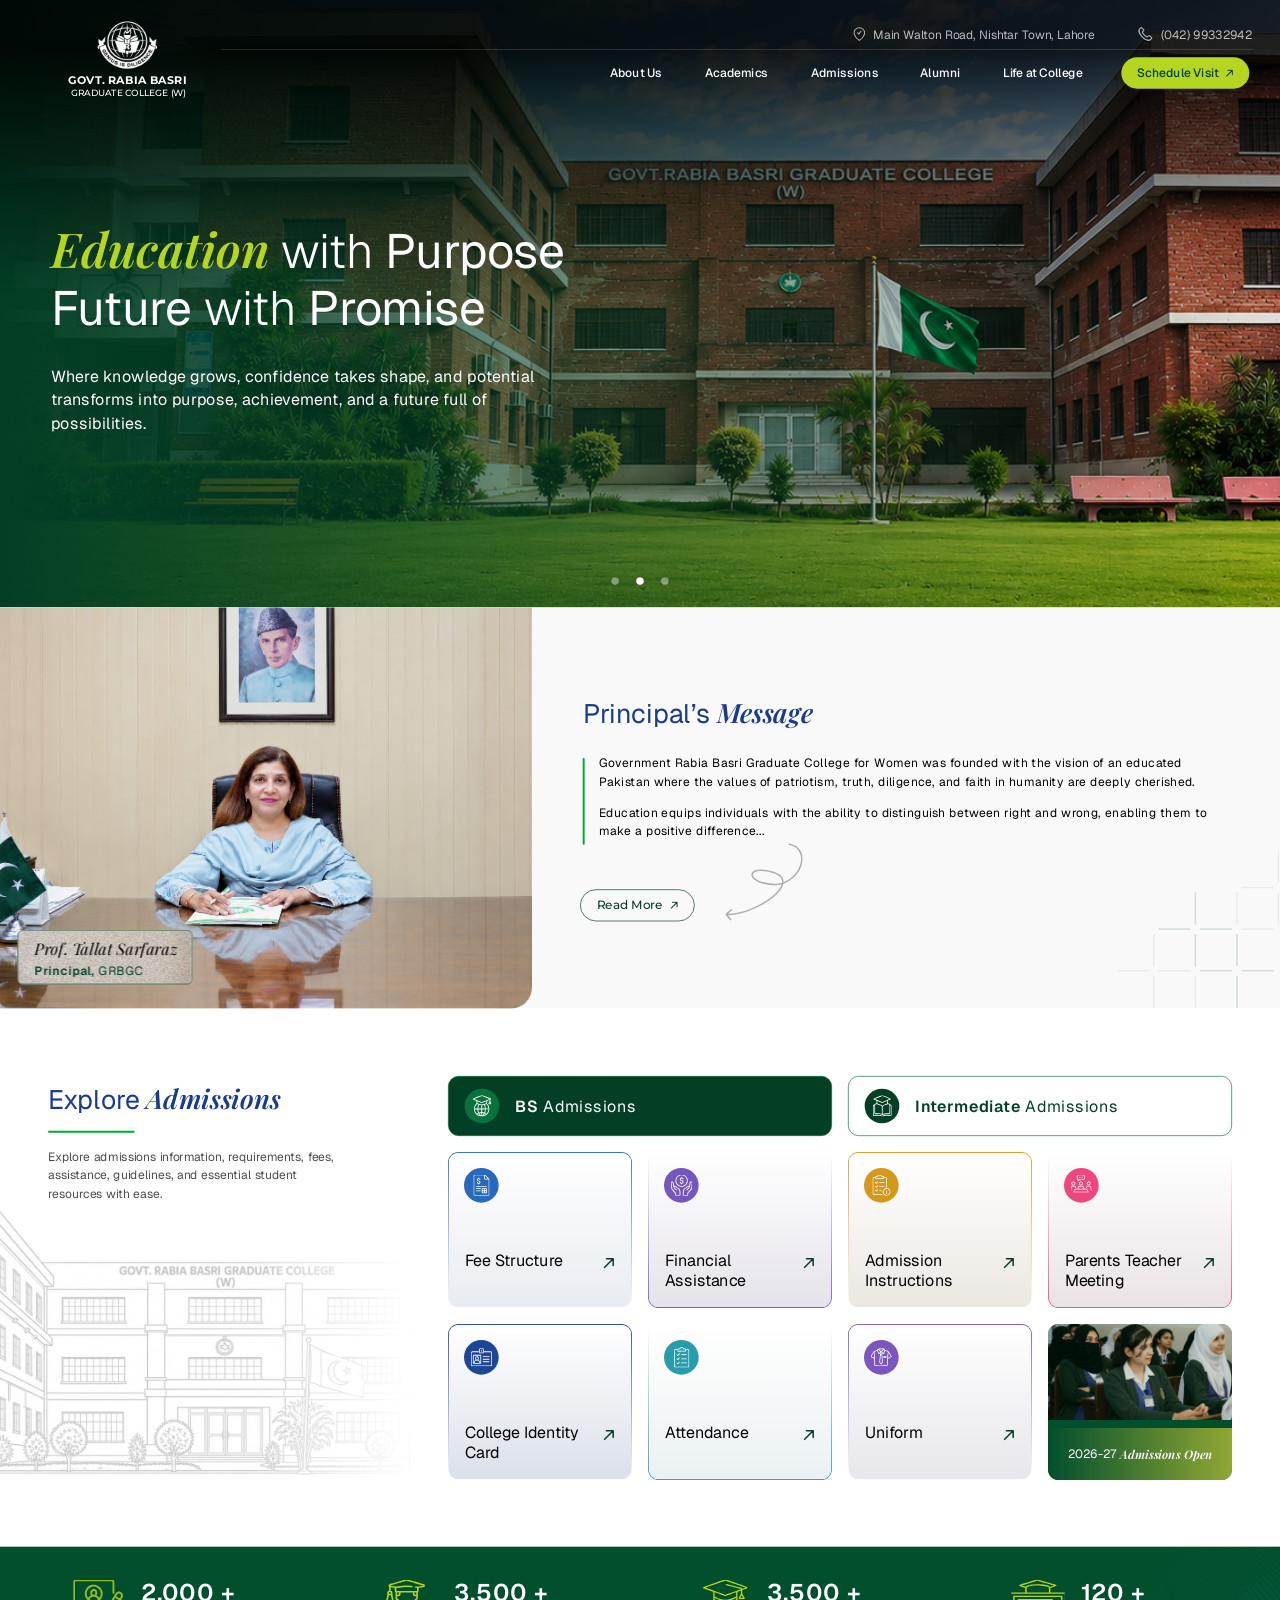
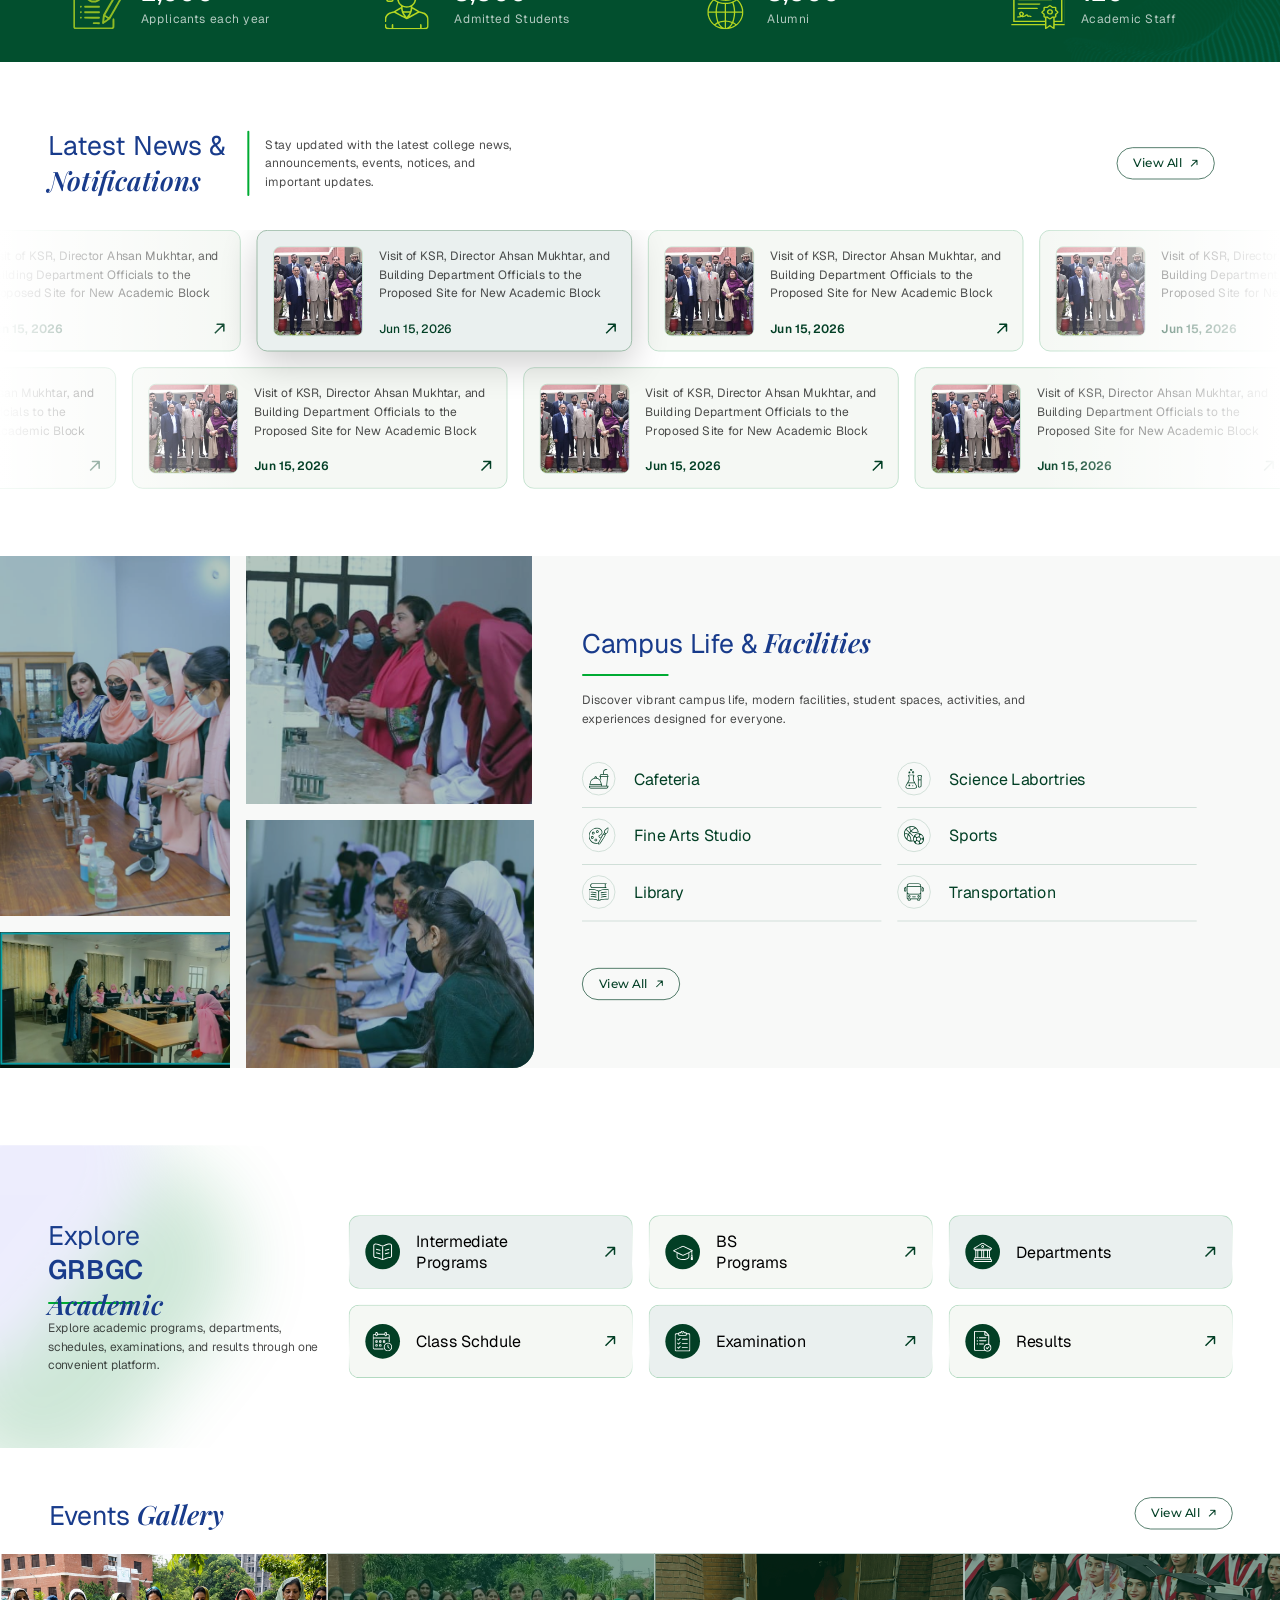
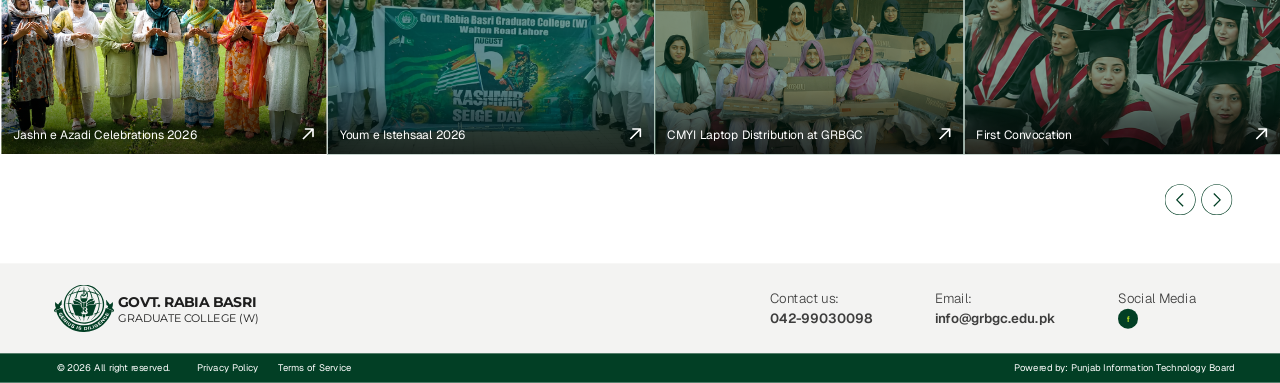
<file: Task 2/rabia-basri-college/index.html>
<!DOCTYPE html>
<html lang="en">
<head>
  <meta charset="UTF-8">
  <meta name="viewport" content="width=device-width, initial-scale=1">
  <title>Govt. Rabia Basri Graduate College (W)</title>
  <meta name="description" content="Government Rabia Basri Graduate College for Women, Main Walton Road, Nishtar Town, Lahore. Education with purpose, a future with promise.">
  <link rel="preconnect" href="https://fonts.googleapis.com">
  <link rel="preconnect" href="https://fonts.gstatic.com" crossorigin>
  <link href="https://fonts.googleapis.com/css2?family=Geist:wght@300;400;500;600;700&family=Montserrat:wght@400;500;600;700&family=Playfair+Display:ital,wght@1,400;1,600&display=swap" rel="stylesheet">
  <link rel="stylesheet" href="css/styles.css">
</head>
<body>
  <div class="viewport">
    <div class="stage" id="stage">

      <header class="sec hero" id="top">
        <img class="hero-photo" src="assets/hero-4d778e.png" alt="Front view of Govt. Rabia Basri Graduate College, a red-brick campus with the national flag">
        <div class="hero-wash"></div>
        <div class="hero-top"></div>

        <div class="topbar">
          <a class="brand" href="#top">
            <img src="assets/logo.png" alt="College emblem">
            <strong>Govt. Rabia Basri</strong>
            <span>Graduate College (W)</span>
          </a>
          <div class="top-rule"></div>
          <a class="contact-chip addr" href="#footer">
            <img src="assets/icons/pin.svg" alt="">
            Main Walton Road, Nishtar Town, Lahore
          </a>
          <a class="contact-chip phone" href="tel:04299332942">
            <img src="assets/icons/phone.svg" alt="">
            (042) 99332942
          </a>
          <nav aria-label="Primary">
            <a class="nav-link about" href="#principal">About Us</a>
            <a class="nav-link academics" href="#academics">Academics</a>
            <a class="nav-link admissions" href="#admissions">Admissions</a>
            <a class="nav-link alumni" href="#stats">Alumni</a>
            <a class="nav-link life" href="#campus">Life at College</a>
          </nav>
          <a class="btn-lime" href="#footer">Schedule Visit <img src="assets/icons/arrow.svg" alt=""></a>
        </div>

        <div class="hero-copy">
          <h1 class="line-a"><em>Education</em> <span class="light">with</span> Purpose</h1>
          <h1 class="line-b">Future <span class="light">with</span> Promise</h1>
          <p>Where knowledge grows, confidence takes shape, and potential transforms into purpose, achievement, and a future full of possibilities.</p>
        </div>
        <img class="hero-dots" src="assets/icons/hero-dots.svg" alt="">
      </header>

      <section class="sec principal" id="principal" aria-labelledby="principal-title">
        <img class="principal-photo" src="assets/principal-4089b8.png" alt="Prof. Tallat Sarfaraz seated at her desk in the principal’s office">
        <div class="nameplate">
          <strong>Prof. Tallat Sarfaraz</strong>
          <span><b>Principal,</b> GRBGC</span>
        </div>
        <span class="accent-bar"></span>
        <div class="principal-copy">
          <h2 class="kicker" id="principal-title">Principal’s <em>Message</em></h2>
          <div class="principal-body">
            <p class="lede">Government Rabia Basri Graduate College for Women was founded with the vision of an educated Pakistan where the values of patriotism, truth, diligence, and faith in humanity are deeply cherished.</p>
            <p class="lede">Education equips individuals with the ability to distinguish between right and wrong, enabling them to make a positive difference...</p>
          </div>
          <a class="btn-outline" href="#principal">Read More <img src="assets/icons/arrow.svg" alt=""></a>
        </div>
        <img class="ring" src="assets/icons/ring.svg" alt="">
        <img class="flourish" src="assets/icons/flourish.svg" alt="">
      </section>

      <section class="sec admissions" id="admissions" aria-labelledby="admissions-title">
        <div class="adm-intro">
          <h2 class="kicker" id="admissions-title">Explore <em>Admissions</em></h2>
          <span class="rule"></span>
          <p class="lede">Explore admissions information, requirements, fees, assistance, guidelines, and essential student resources with ease.</p>
        </div>
        <img class="adm-watermark" src="assets/admissions-bg-1269b2.png" alt="">
        <div class="adm-fade"></div>

        <div class="adm-grid">
          <div class="adm-tabs">
            <a class="adm-tab solid" href="#admissions">
              <span class="bubble"><img src="assets/icons/icon-bs-adm.svg" alt=""></span>
              <span><strong>BS</strong> Admissions</span>
            </a>
            <a class="adm-tab ghost" href="#admissions">
              <span class="bubble"><img src="assets/icons/icon-inter-adm.svg" alt=""></span>
              <span><strong>Intermediate</strong> Admissions</span>
            </a>
          </div>
          <div class="adm-cards">
            <a class="adm-card fee" href="#admissions">
              <span class="bubble"><img src="assets/icons/icon-fee.svg" alt=""></span>
              <span class="label">Fee Structure</span>
              <img class="mark" src="assets/icons/card-mark.svg" alt="">
            </a>
            <a class="adm-card aid" href="#admissions">
              <span class="bubble"><img src="assets/icons/icon-aid.svg" alt=""></span>
              <span class="label">Financial Assistance</span>
              <img class="mark" src="assets/icons/card-mark.svg" alt="">
            </a>
            <a class="adm-card instructions" href="#admissions">
              <span class="bubble"><img src="assets/icons/icon-instructions.svg" alt=""></span>
              <span class="label">Admission Instructions</span>
              <img class="mark" src="assets/icons/card-mark.svg" alt="">
            </a>
            <a class="adm-card parents" href="#admissions">
              <span class="bubble"><img src="assets/icons/icon-parents.svg" alt=""></span>
              <span class="label">Parents Teacher Meeting</span>
              <img class="mark" src="assets/icons/card-mark.svg" alt="">
            </a>
            <a class="adm-card id" href="#admissions">
              <span class="bubble"><img src="assets/icons/icon-id.svg" alt=""></span>
              <span class="label">College Identity Card</span>
              <img class="mark" src="assets/icons/card-mark.svg" alt="">
            </a>
            <a class="adm-card attendance" href="#admissions">
              <span class="bubble"><img src="assets/icons/icon-attendance.svg" alt=""></span>
              <span class="label">Attendance</span>
              <img class="mark" src="assets/icons/card-mark.svg" alt="">
            </a>
            <a class="adm-card uniform" href="#admissions">
              <span class="bubble"><img src="assets/icons/icon-uniform.svg" alt=""></span>
              <span class="label">Uniform</span>
              <img class="mark" src="assets/icons/card-mark.svg" alt="">
            </a>
            <a class="open-card" href="#admissions">
              <span class="open-photo"><img src="assets/admissions-open.png" alt="Students on campus during admissions"></span>
              <span class="open-label"><span class="yr">2026-27</span> <em>Admissions Open</em></span>
            </a>
          </div>
        </div>
      </section>

      <section class="sec stats" id="stats" aria-label="College in numbers">
        <img class="stats-pattern" src="assets/pattern.png" alt="">
        <div class="stats-row">
          <div class="stat">
            <img src="assets/icons/icon-stat.svg" alt="">
            <div><strong>2,000 +</strong><span>Applicants each year</span></div>
          </div>
          <div class="stat">
            <img src="assets/icons/icon-stat-admitted.svg" alt="">
            <div><strong>3,500 +</strong><span>Admitted Students</span></div>
          </div>
          <div class="stat">
            <img src="assets/icons/icon-stat-alumni.svg" alt="">
            <div><strong>3,500 +</strong><span>Alumni</span></div>
          </div>
          <div class="stat">
            <img src="assets/icons/icon-stat-staff.svg" alt="">
            <div><strong>120 +</strong><span>Academic Staff</span></div>
          </div>
        </div>
      </section>

      <section class="sec news" id="news" aria-labelledby="news-title">
        <div class="news-head">
          <h2 class="kicker tall" id="news-title">Latest News &amp;<br><em>Notifications</em></h2>
          <span class="vbar"></span>
          <p class="lede">Stay updated with the latest college news, announcements, events, notices, and important updates.</p>
        </div>
        <a class="btn-outline" href="#news">View All <img src="assets/icons/arrow.svg" alt=""></a>
        <div class="news-track">
          <article class="news-card is-strong" style="left:-202px;top:0">
            <a class="inner" href="#news">
              <div class="thumb"><img src="assets/news-thumb.png" alt=""></div>
              <div class="news-copy">
                <h3>Visit of KSR, Director Ahsan Mukhtar, and Building Department Officials to the Proposed Site for New Academic Block</h3>
                <div class="news-meta"><time datetime="2026-06-15">Jun 15, 2026</time><img src="assets/icons/chevron.svg" alt=""></div>
              </div>
            </a>
          </article>
          <article class="news-card is-strong" style="left:-389px;top:206px">
            <a class="inner" href="#news">
              <div class="thumb"><img src="assets/news-thumb.png" alt=""></div>
              <div class="news-copy">
                <h3>Visit of KSR, Director Ahsan Mukhtar, and Building Department Officials to the Proposed Site for New Academic Block</h3>
                <div class="news-meta"><time datetime="2026-06-15">Jun 15, 2026</time><img src="assets/icons/chevron.svg" alt=""></div>
              </div>
            </a>
          </article>
          <article class="news-card is-featured" style="left:385px;top:0">
            <a class="inner" href="#news">
              <div class="thumb"><img src="assets/news-thumb.png" alt="Officials visiting the proposed site for the new academic block"></div>
              <div class="news-copy">
                <h3>Visit of KSR, Director Ahsan Mukhtar, and Building Department Officials to the Proposed Site for New Academic Block</h3>
                <div class="news-meta"><time datetime="2026-06-15">Jun 15, 2026</time><img src="assets/icons/chevron.svg" alt=""></div>
              </div>
            </a>
          </article>
          <article class="news-card" style="left:198px;top:206px">
            <a class="inner" href="#news">
              <div class="thumb"><img src="assets/news-thumb.png" alt=""></div>
              <div class="news-copy">
                <h3>Visit of KSR, Director Ahsan Mukhtar, and Building Department Officials to the Proposed Site for New Academic Block</h3>
                <div class="news-meta"><time datetime="2026-06-15">Jun 15, 2026</time><img src="assets/icons/chevron.svg" alt=""></div>
              </div>
            </a>
          </article>
          <article class="news-card" style="left:972px;top:0">
            <a class="inner" href="#news">
              <div class="thumb"><img src="assets/news-thumb.png" alt=""></div>
              <div class="news-copy">
                <h3>Visit of KSR, Director Ahsan Mukhtar, and Building Department Officials to the Proposed Site for New Academic Block</h3>
                <div class="news-meta"><time datetime="2026-06-15">Jun 15, 2026</time><img src="assets/icons/chevron.svg" alt=""></div>
              </div>
            </a>
          </article>
          <article class="news-card" style="left:785px;top:206px">
            <a class="inner" href="#news">
              <div class="thumb"><img src="assets/news-thumb.png" alt=""></div>
              <div class="news-copy">
                <h3>Visit of KSR, Director Ahsan Mukhtar, and Building Department Officials to the Proposed Site for New Academic Block</h3>
                <div class="news-meta"><time datetime="2026-06-15">Jun 15, 2026</time><img src="assets/icons/chevron.svg" alt=""></div>
              </div>
            </a>
          </article>
          <article class="news-card is-strong" style="left:1559px;top:0">
            <a class="inner" href="#news">
              <div class="thumb"><img src="assets/news-thumb.png" alt=""></div>
              <div class="news-copy">
                <h3>Visit of KSR, Director Ahsan Mukhtar, and Building Department Officials to the Proposed Site for New Academic Block</h3>
                <div class="news-meta"><time datetime="2026-06-15">Jun 15, 2026</time><img src="assets/icons/chevron.svg" alt=""></div>
              </div>
            </a>
          </article>
          <article class="news-card is-strong" style="left:1372px;top:206px">
            <a class="inner" href="#news">
              <div class="thumb"><img src="assets/news-thumb.png" alt=""></div>
              <div class="news-copy">
                <h3>Visit of KSR, Director Ahsan Mukhtar, and Building Department Officials to the Proposed Site for New Academic Block</h3>
                <div class="news-meta"><time datetime="2026-06-15">Jun 15, 2026</time><img src="assets/icons/chevron.svg" alt=""></div>
              </div>
            </a>
          </article>
        </div>
        <div class="fade-left"></div>
        <div class="fade-right"></div>
      </section>

      <section class="sec campus" id="campus" aria-labelledby="campus-title">
        <div class="collage">
          <div class="shot a"><img src="assets/campus-1.png" alt="Students gathered in a campus corridor"></div>
          <div class="shot b"><img src="assets/campus-2.png" alt="College courtyard and gardens"></div>
          <div class="shot c"><img src="assets/campus-3.png" alt="Students in a classroom"></div>
          <div class="shot d"><img src="assets/campus-4.png" alt="Campus building exterior"></div>
        </div>
        <div class="campus-copy">
          <h2 class="kicker" id="campus-title"><b>Campus Life &amp;</b> <em>Facilities</em></h2>
          <span class="rule"></span>
          <p class="lede">Discover vibrant campus life, modern facilities, student spaces, activities, and experiences designed for everyone.</p>
          <div class="facilities">
            <div class="facility"><span class="disc"><img src="assets/icons/icon-cafe.svg" alt=""></span><span>Cafeteria</span></div>
            <div class="facility"><span class="disc"><img src="assets/icons/icon-labs.svg" alt=""></span><span>Science Labortries</span></div>
            <div class="facility"><span class="disc"><img src="assets/icons/icon-arts.svg" alt=""></span><span>Fine Arts Studio</span></div>
            <div class="facility"><span class="disc"><img src="assets/icons/icon-sports.svg" alt=""></span><span>Sports</span></div>
            <div class="facility"><span class="disc"><img src="assets/icons/icon-library.svg" alt=""></span><span>Library</span></div>
            <div class="facility"><span class="disc"><img src="assets/icons/icon-transport.svg" alt=""></span><span>Transportation</span></div>
          </div>
          <a class="btn-outline" href="#campus">View All <img src="assets/icons/arrow.svg" alt=""></a>
        </div>
      </section>

      <section class="sec academics" id="academics" aria-labelledby="academics-title">
        <img class="ac-pattern" src="assets/icons/pattern-lines.svg" alt="">
        <div class="ac-intro">
          <h2 class="kicker tall" id="academics-title">Explore<br><b>GRBGC</b> <em>Academic</em></h2>
          <span class="rule"></span>
          <p class="lede">Explore academic programs, departments, schedules, examinations, and results through one convenient platform.</p>
        </div>
        <div class="ac-grid">
          <a class="ac-card" href="#academics"><span class="bubble"><img src="assets/icons/icon-programs.svg" alt=""></span><span class="name wrap">Intermediate Programs</span><img class="chev" src="assets/icons/chevron.svg" alt=""></a>
          <a class="ac-card" href="#academics"><span class="bubble"><img src="assets/icons/icon-bs.svg" alt=""></span><span class="name wrap">BS<br>Programs</span><img class="chev" src="assets/icons/chevron.svg" alt=""></a>
          <a class="ac-card" href="#academics"><span class="bubble"><img src="assets/icons/icon-departments.svg" alt=""></span><span class="name">Departments</span><img class="chev" src="assets/icons/chevron.svg" alt=""></a>
          <a class="ac-card" href="#academics"><span class="bubble"><img src="assets/icons/icon-schedule.svg" alt=""></span><span class="name">Class Schdule</span><img class="chev" src="assets/icons/chevron.svg" alt=""></a>
          <a class="ac-card" href="#academics"><span class="bubble"><img src="assets/icons/icon-exam.svg" alt=""></span><span class="name">Examination</span><img class="chev" src="assets/icons/chevron.svg" alt=""></a>
          <a class="ac-card" href="#academics"><span class="bubble"><img src="assets/icons/icon-results.svg" alt=""></span><span class="name">Results</span><img class="chev" src="assets/icons/chevron.svg" alt=""></a>
        </div>
      </section>

      <section class="sec events" id="events" aria-labelledby="events-title">
        <h2 class="kicker" id="events-title"><b>Events</b> <em>Gallery</em></h2>
        <a class="btn-outline" href="#events">View All <img src="assets/icons/arrow.svg" alt=""></a>
        <div class="event-row">
          <figure class="event azadi">
            <img class="cover" src="assets/event-azadi.png" alt="Students celebrating Independence Day">
            <div class="event-shade"></div>
            <figcaption>Jashn e Azadi Celebrations 2026</figcaption>
            <img class="go" src="assets/icons/chevron.svg" alt="">
          </figure>
          <figure class="event istehsaal">
            <img class="cover" src="assets/event-istehsaal.png" alt="Youm-e-Istehsal observance on campus">
            <div class="event-shade"></div>
            <figcaption>Youm e Istehsaal 2026</figcaption>
            <img class="go" src="assets/icons/chevron.svg" alt="">
          </figure>
          <figure class="event laptops">
            <img class="cover" src="assets/event-laptops.png" alt="Laptop distribution ceremony">
            <div class="event-shade"></div>
            <figcaption>CMYI Laptop Distribution at GRBGC</figcaption>
            <img class="go" src="assets/icons/chevron.svg" alt="">
          </figure>
          <figure class="event convocation">
            <img class="cover" src="assets/event-convocation.png" alt="First convocation of the college">
            <div class="event-shade"></div>
            <figcaption>First Convocation</figcaption>
            <img class="go" src="assets/icons/chevron.svg" alt="">
          </figure>
        </div>
        <img class="gallery-nav" src="assets/icons/gallery-nav.svg" alt="Previous and next events">
      </section>

      <footer class="sec footer" id="footer">
        <div class="footer-main">
          <div class="footer-brand">
            <img src="assets/icons/footer-logo.svg" alt="College emblem">
            <div>
              <strong>Govt. Rabia Basri</strong>
              <span>Graduate College (W)</span>
            </div>
          </div>
          <div class="footer-cols">
            <div>
              <p>Contact us:</p>
              <a href="tel:04299030098">042-99030098</a>
            </div>
            <div>
              <p>Email:</p>
              <a href="mailto:info@grbgc.edu.pk">info@grbgc.edu.pk</a>
            </div>
            <div>
              <p>Social Media</p>
              <a class="social" href="https://facebook.com" aria-label="Facebook" target="_blank" rel="noopener">
                <svg viewBox="0 0 24 24" aria-hidden="true"><path fill="#B4D622" d="M15.1 8.5h-2V7.1c0-.5.3-.6.6-.6H15V4.1h-2.2C10.4 4.1 10 5.8 10 7v1.5H8.2V11H10v9h3.1v-9h2l.4-2.5h-2.4z"/></svg>
              </a>
            </div>
          </div>
        </div>
        <div class="footer-bar">
          <div class="legal">
            <span>© 2026 All right reserved.</span>
            <a class="privacy" href="#footer">Privacy Policy</a>
            <a class="terms" href="#footer">Terms of Service</a>
          </div>
          <span class="powered">Powered by: Punjab Information Technology Board</span>
        </div>
      </footer>
    </div>
  </div>
  <script>
    (function () {
      var stage = document.getElementById("stage");
      var viewport = document.querySelector(".viewport");
      var PAGE_W = 1920;
      var PAGE_H = 5375;
      function fit() {
        var width = document.documentElement.clientWidth;
        var scale = Math.min(1, width / PAGE_W);
        var offset = Math.max(0, (width - PAGE_W * scale) / 2);
        stage.style.transform = "translateX(" + offset + "px) scale(" + scale + ")";
        viewport.style.height = (PAGE_H * scale) + "px";
      }
      fit();
      window.addEventListener("resize", fit);
      document.querySelectorAll('a[href^="#"]').forEach(function (link) {
        link.addEventListener("click", function (event) {
          var id = link.getAttribute("href").slice(1);
          var target = document.getElementById(id);
          if (!target) return;
          event.preventDefault();
          var top = target.getBoundingClientRect().top + window.scrollY - 8;
          window.scrollTo({ top: top, behavior: "smooth" });
        });
      });
    })();
  </script>
</body>
</html>
</file>
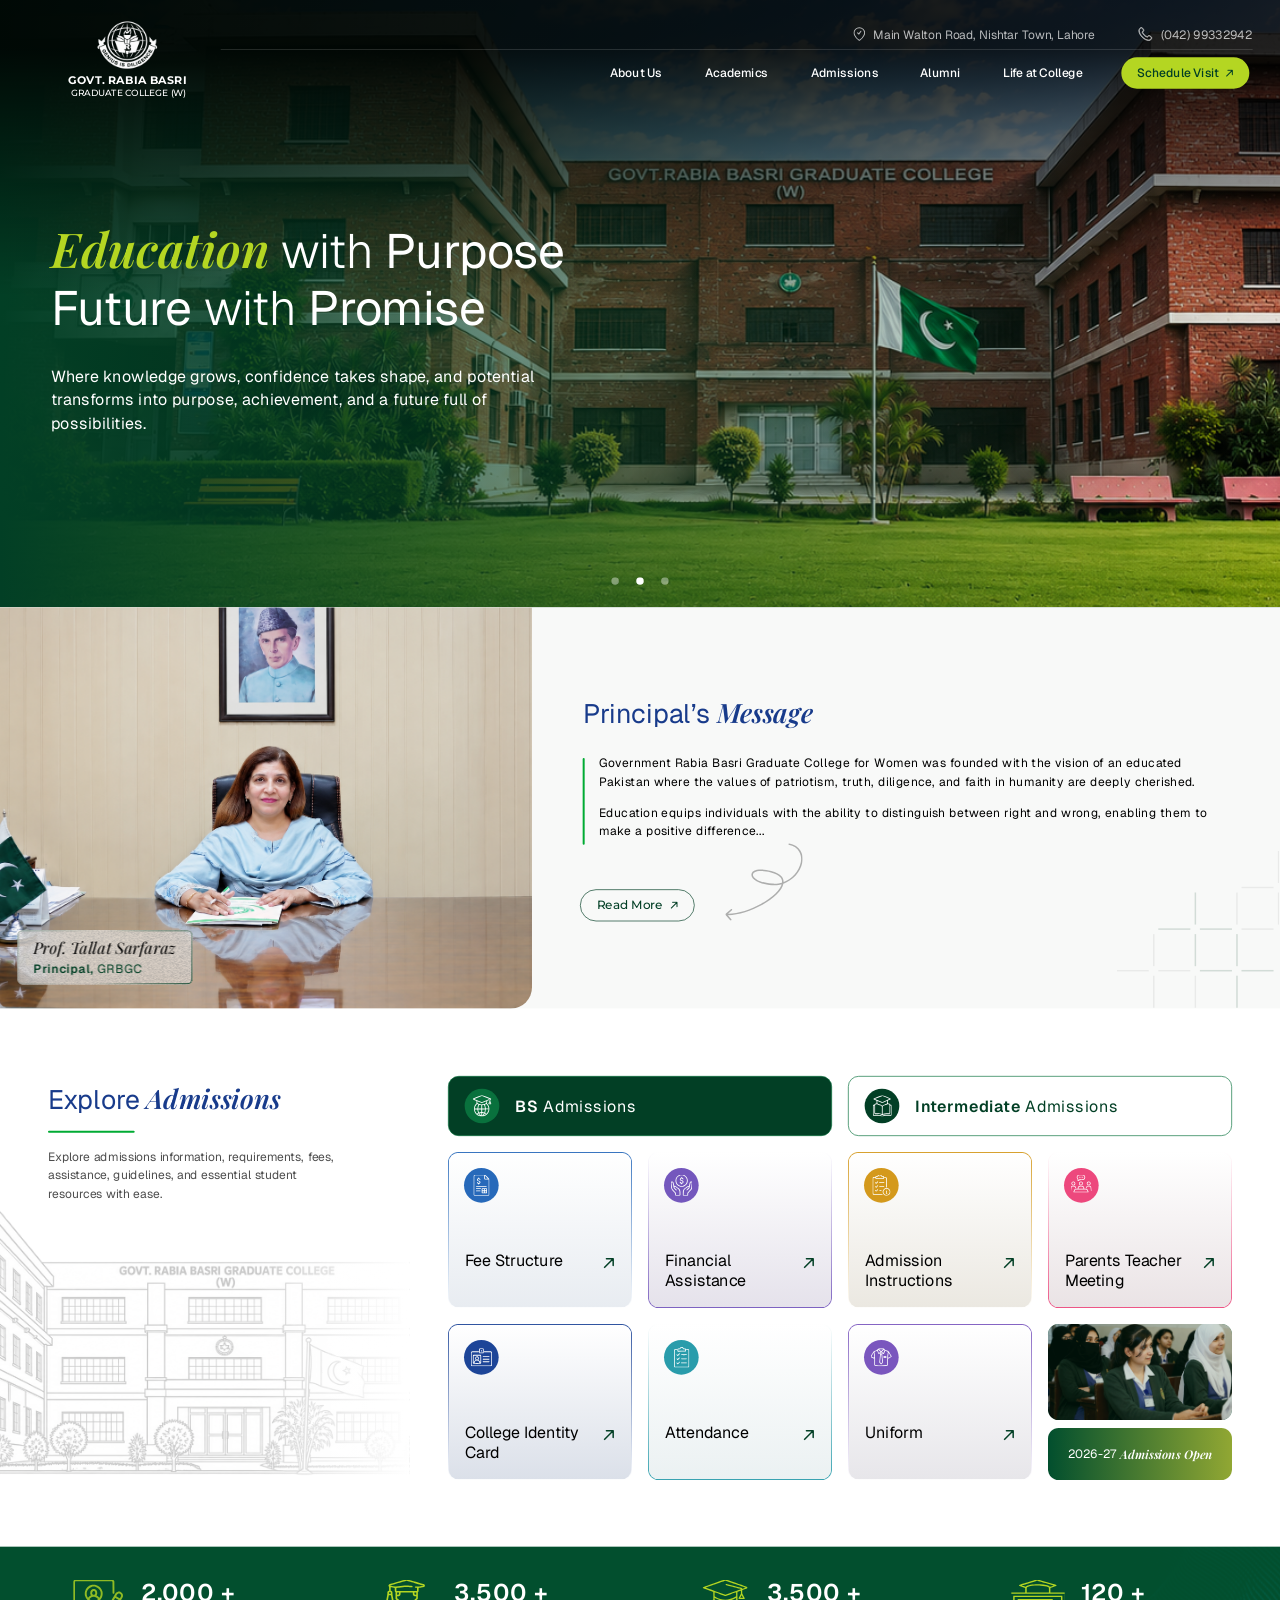
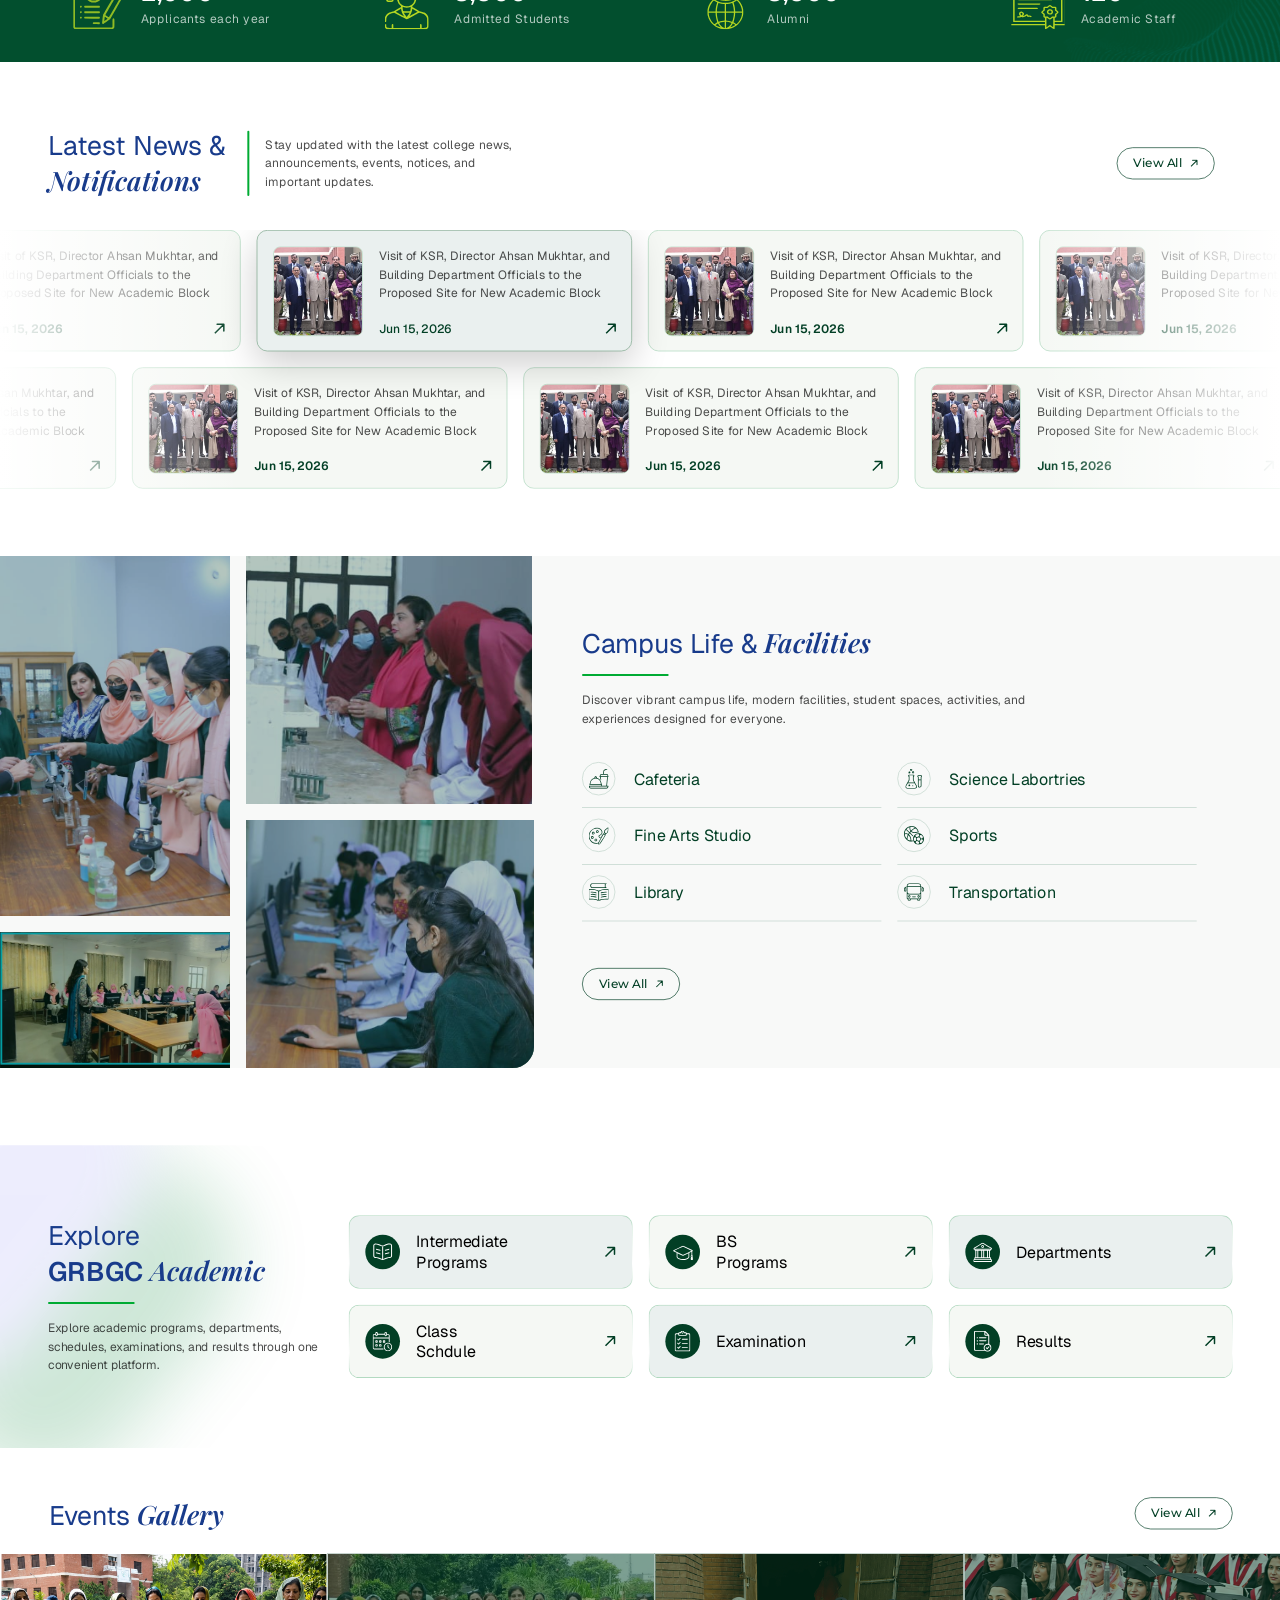
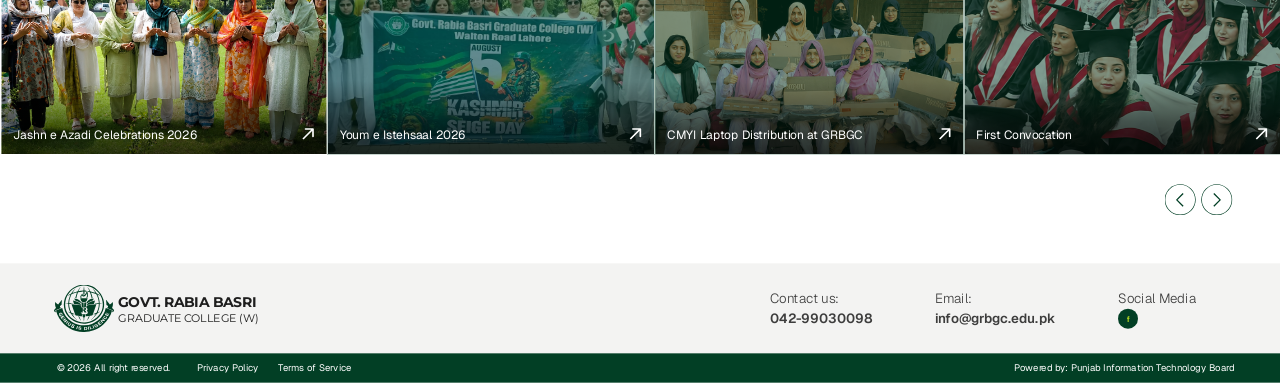
<file: Task_2-updated/rabia-basri-college/index.html>
<!DOCTYPE html>
<html lang="en">
<head>
  <meta charset="UTF-8">
  <meta name="viewport" content="width=device-width, initial-scale=1">
  <title>Govt. Rabia Basri Graduate College (W)</title>
  <meta name="description" content="Government Rabia Basri Graduate College for Women, Main Walton Road, Nishtar Town, Lahore. Education with purpose, a future with promise.">
  <link rel="preconnect" href="https://fonts.googleapis.com">
  <link rel="preconnect" href="https://fonts.gstatic.com" crossorigin>
  <link href="https://fonts.googleapis.com/css2?family=Geist:wght@300;400;500;600;700&family=Montserrat:wght@400;500;600;700&family=Playfair+Display:ital,wght@1,400;1,600&display=swap" rel="stylesheet">
  <link rel="stylesheet" href="css/styles.css">
</head>
<body>
  <div class="viewport">
    <div class="stage" id="stage">

      <header class="sec hero" id="top">
        <img class="hero-photo" src="assets/hero-4d778e.png" alt="Front view of Govt. Rabia Basri Graduate College, a red-brick campus with the national flag">
        <div class="hero-wash"></div>
        <div class="hero-top"></div>

        <div class="topbar">
          <a class="brand" href="#top">
            <img src="assets/logo.png" alt="College emblem">
            <strong>Govt. Rabia Basri</strong>
            <span>Graduate College (W)</span>
          </a>
          <div class="top-rule"></div>
          <a class="contact-chip addr" href="#footer">
            <img src="assets/icons/pin.svg" alt="">
            Main Walton Road, Nishtar Town, Lahore
          </a>
          <a class="contact-chip phone" href="tel:04299332942">
            <img src="assets/icons/phone.svg" alt="">
            (042) 99332942
          </a>
          <nav aria-label="Primary">
            <a class="nav-link about" href="#principal">About Us</a>
            <a class="nav-link academics" href="#academics">Academics</a>
            <a class="nav-link admissions" href="#admissions">Admissions</a>
            <a class="nav-link alumni" href="#stats">Alumni</a>
            <a class="nav-link life" href="#campus">Life at College</a>
          </nav>
          <a class="btn-lime" href="#footer">Schedule Visit <img src="assets/icons/arrow.svg" alt=""></a>
        </div>

        <div class="hero-copy">
          <h1 class="line-a"><em>Education</em> <span class="light">with</span> Purpose</h1>
          <h1 class="line-b">Future <span class="light">with</span> Promise</h1>
          <p>Where knowledge grows, confidence takes shape, and potential transforms into purpose, achievement, and a future full of possibilities.</p>
        </div>
        <img class="hero-dots" src="assets/icons/hero-dots.svg" alt="">
      </header>

      <section class="sec principal" id="principal" aria-labelledby="principal-title">
        <img class="principal-photo" src="assets/principal-4089b8.png" alt="Prof. Tallat Sarfaraz seated at her desk in the principal’s office">
        <div class="nameplate">
          <strong>Prof. Tallat Sarfaraz</strong>
          <span><b>Principal,</b> GRBGC</span>
        </div>
        <span class="accent-bar"></span>
        <div class="principal-copy">
          <h2 class="kicker" id="principal-title">Principal’s <em>Message</em></h2>
          <div class="principal-body">
            <p class="lede">Government Rabia Basri Graduate College for Women was founded with the vision of an educated Pakistan where the values of patriotism, truth, diligence, and faith in humanity are deeply cherished.</p>
            <p class="lede">Education equips individuals with the ability to distinguish between right and wrong, enabling them to make a positive difference...</p>
          </div>
          <a class="btn-outline" href="#principal">Read More <img src="assets/icons/arrow.svg" alt=""></a>
        </div>
        <img class="ring" src="assets/icons/ring.svg" alt="">
        <img class="flourish" src="assets/icons/flourish.svg" alt="">
      </section>

      <section class="sec admissions" id="admissions" aria-labelledby="admissions-title">
        <div class="adm-intro">
          <h2 class="kicker" id="admissions-title">Explore <em>Admissions</em></h2>
          <span class="rule"></span>
          <p class="lede">Explore admissions information, requirements, fees, assistance, guidelines, and essential student resources with ease.</p>
        </div>
        <img class="adm-watermark" src="assets/admissions-bg-1269b2.png" alt="">
        <div class="adm-fade"></div>

        <div class="adm-grid">
          <div class="adm-tabs">
            <a class="adm-tab solid" href="#admissions">
              <span class="bubble"><img src="assets/icons/icon-bs-adm.svg" alt=""></span>
              <span><strong>BS</strong> Admissions</span>
            </a>
            <a class="adm-tab ghost" href="#admissions">
              <span class="bubble"><img src="assets/icons/icon-inter-adm.svg" alt=""></span>
              <span><strong>Intermediate</strong> Admissions</span>
            </a>
          </div>
          <div class="adm-cards">
            <a class="adm-card fee" href="#admissions">
              <span class="bubble"><img src="assets/icons/icon-fee.svg" alt=""></span>
              <span class="label">Fee Structure</span>
              <img class="mark" src="assets/icons/card-mark.svg" alt="">
            </a>
            <a class="adm-card aid" href="#admissions">
              <span class="bubble"><img src="assets/icons/icon-aid.svg" alt=""></span>
              <span class="label">Financial Assistance</span>
              <img class="mark" src="assets/icons/card-mark.svg" alt="">
            </a>
            <a class="adm-card instructions" href="#admissions">
              <span class="bubble"><img src="assets/icons/icon-instructions.svg" alt=""></span>
              <span class="label">Admission Instructions</span>
              <img class="mark" src="assets/icons/card-mark.svg" alt="">
            </a>
            <a class="adm-card parents" href="#admissions">
              <span class="bubble"><img src="assets/icons/icon-parents.svg" alt=""></span>
              <span class="label">Parents Teacher Meeting</span>
              <img class="mark" src="assets/icons/card-mark.svg" alt="">
            </a>
            <a class="adm-card id" href="#admissions">
              <span class="bubble"><img src="assets/icons/icon-id.svg" alt=""></span>
              <span class="label">College Identity Card</span>
              <img class="mark" src="assets/icons/card-mark.svg" alt="">
            </a>
            <a class="adm-card attendance" href="#admissions">
              <span class="bubble"><img src="assets/icons/icon-attendance.svg" alt=""></span>
              <span class="label">Attendance</span>
              <img class="mark" src="assets/icons/card-mark.svg" alt="">
            </a>
            <a class="adm-card uniform" href="#admissions">
              <span class="bubble"><img src="assets/icons/icon-uniform.svg" alt=""></span>
              <span class="label">Uniform</span>
              <img class="mark" src="assets/icons/card-mark.svg" alt="">
            </a>
            <a class="open-card" href="#admissions">
              <span class="open-photo"><img src="assets/admissions-open.png" alt="Students on campus during admissions"></span>
              <span class="open-label"><span class="yr">2026-27</span> <em>Admissions Open</em></span>
            </a>
          </div>
        </div>
      </section>

      <section class="sec stats" id="stats" aria-label="College in numbers">
        <img class="stats-pattern" src="assets/pattern.png" alt="">
        <div class="stats-row">
          <div class="stat">
            <img src="assets/icons/icon-stat.svg" alt="">
            <div><strong>2,000 +</strong><span>Applicants each year</span></div>
          </div>
          <div class="stat">
            <img src="assets/icons/icon-stat-admitted.svg" alt="">
            <div><strong>3,500 +</strong><span>Admitted Students</span></div>
          </div>
          <div class="stat">
            <img src="assets/icons/icon-stat-alumni.svg" alt="">
            <div><strong>3,500 +</strong><span>Alumni</span></div>
          </div>
          <div class="stat">
            <img src="assets/icons/icon-stat-staff.svg" alt="">
            <div><strong>120 +</strong><span>Academic Staff</span></div>
          </div>
        </div>
      </section>

      <section class="sec news" id="news" aria-labelledby="news-title">
        <div class="news-head">
          <h2 class="kicker tall" id="news-title">Latest News &amp;<br><em>Notifications</em></h2>
          <span class="vbar"></span>
          <p class="lede">Stay updated with the latest college news, announcements, events, notices, and important updates.</p>
        </div>
        <a class="btn-outline" href="#news">View All <img src="assets/icons/arrow.svg" alt=""></a>
        <div class="news-track">
          <article class="news-card is-strong" style="left:-202px;top:0">
            <a class="inner" href="#news">
              <div class="thumb"><img src="assets/news-thumb.png" alt=""></div>
              <div class="news-copy">
                <h3>Visit of KSR, Director Ahsan Mukhtar, and Building Department Officials to the Proposed Site for New Academic Block</h3>
                <div class="news-meta"><time datetime="2026-06-15">Jun 15, 2026</time><img src="assets/icons/chevron.svg" alt=""></div>
              </div>
            </a>
          </article>
          <article class="news-card is-strong" style="left:-389px;top:206px">
            <a class="inner" href="#news">
              <div class="thumb"><img src="assets/news-thumb.png" alt=""></div>
              <div class="news-copy">
                <h3>Visit of KSR, Director Ahsan Mukhtar, and Building Department Officials to the Proposed Site for New Academic Block</h3>
                <div class="news-meta"><time datetime="2026-06-15">Jun 15, 2026</time><img src="assets/icons/chevron.svg" alt=""></div>
              </div>
            </a>
          </article>
          <article class="news-card is-featured" style="left:385px;top:0">
            <a class="inner" href="#news">
              <div class="thumb"><img src="assets/news-thumb.png" alt="Officials visiting the proposed site for the new academic block"></div>
              <div class="news-copy">
                <h3>Visit of KSR, Director Ahsan Mukhtar, and Building Department Officials to the Proposed Site for New Academic Block</h3>
                <div class="news-meta"><time datetime="2026-06-15">Jun 15, 2026</time><img src="assets/icons/chevron.svg" alt=""></div>
              </div>
            </a>
          </article>
          <article class="news-card" style="left:198px;top:206px">
            <a class="inner" href="#news">
              <div class="thumb"><img src="assets/news-thumb.png" alt=""></div>
              <div class="news-copy">
                <h3>Visit of KSR, Director Ahsan Mukhtar, and Building Department Officials to the Proposed Site for New Academic Block</h3>
                <div class="news-meta"><time datetime="2026-06-15">Jun 15, 2026</time><img src="assets/icons/chevron.svg" alt=""></div>
              </div>
            </a>
          </article>
          <article class="news-card" style="left:972px;top:0">
            <a class="inner" href="#news">
              <div class="thumb"><img src="assets/news-thumb.png" alt=""></div>
              <div class="news-copy">
                <h3>Visit of KSR, Director Ahsan Mukhtar, and Building Department Officials to the Proposed Site for New Academic Block</h3>
                <div class="news-meta"><time datetime="2026-06-15">Jun 15, 2026</time><img src="assets/icons/chevron.svg" alt=""></div>
              </div>
            </a>
          </article>
          <article class="news-card" style="left:785px;top:206px">
            <a class="inner" href="#news">
              <div class="thumb"><img src="assets/news-thumb.png" alt=""></div>
              <div class="news-copy">
                <h3>Visit of KSR, Director Ahsan Mukhtar, and Building Department Officials to the Proposed Site for New Academic Block</h3>
                <div class="news-meta"><time datetime="2026-06-15">Jun 15, 2026</time><img src="assets/icons/chevron.svg" alt=""></div>
              </div>
            </a>
          </article>
          <article class="news-card is-strong" style="left:1559px;top:0">
            <a class="inner" href="#news">
              <div class="thumb"><img src="assets/news-thumb.png" alt=""></div>
              <div class="news-copy">
                <h3>Visit of KSR, Director Ahsan Mukhtar, and Building Department Officials to the Proposed Site for New Academic Block</h3>
                <div class="news-meta"><time datetime="2026-06-15">Jun 15, 2026</time><img src="assets/icons/chevron.svg" alt=""></div>
              </div>
            </a>
          </article>
          <article class="news-card is-strong" style="left:1372px;top:206px">
            <a class="inner" href="#news">
              <div class="thumb"><img src="assets/news-thumb.png" alt=""></div>
              <div class="news-copy">
                <h3>Visit of KSR, Director Ahsan Mukhtar, and Building Department Officials to the Proposed Site for New Academic Block</h3>
                <div class="news-meta"><time datetime="2026-06-15">Jun 15, 2026</time><img src="assets/icons/chevron.svg" alt=""></div>
              </div>
            </a>
          </article>
        </div>
        <div class="fade-left"></div>
        <div class="fade-right"></div>
      </section>

      <section class="sec campus" id="campus" aria-labelledby="campus-title">
        <div class="collage">
          <div class="shot a"><img src="assets/campus-1.png" alt="Students gathered in a campus corridor"></div>
          <div class="shot b"><img src="assets/campus-2.png" alt="College courtyard and gardens"></div>
          <div class="shot c"><img src="assets/campus-3.png" alt="Students in a classroom"></div>
          <div class="shot d"><img src="assets/campus-4.png" alt="Campus building exterior"></div>
        </div>
        <div class="campus-copy">
          <h2 class="kicker" id="campus-title"><b>Campus Life &amp;</b> <em>Facilities</em></h2>
          <span class="rule"></span>
          <p class="lede">Discover vibrant campus life, modern facilities, student spaces, activities, and experiences designed for everyone.</p>
          <div class="facilities">
            <div class="facility"><span class="disc"><img src="assets/icons/icon-cafe.svg" alt=""></span><span>Cafeteria</span></div>
            <div class="facility"><span class="disc"><img src="assets/icons/icon-labs.svg" alt=""></span><span>Science Labortries</span></div>
            <div class="facility"><span class="disc"><img src="assets/icons/icon-arts.svg" alt=""></span><span>Fine Arts Studio</span></div>
            <div class="facility"><span class="disc"><img src="assets/icons/icon-sports.svg" alt=""></span><span>Sports</span></div>
            <div class="facility"><span class="disc"><img src="assets/icons/icon-library.svg" alt=""></span><span>Library</span></div>
            <div class="facility"><span class="disc"><img src="assets/icons/icon-transport.svg" alt=""></span><span>Transportation</span></div>
          </div>
          <a class="btn-outline" href="#campus">View All <img src="assets/icons/arrow.svg" alt=""></a>
        </div>
      </section>

      <section class="sec academics" id="academics" aria-labelledby="academics-title">
        <img class="ac-pattern" src="assets/icons/pattern-lines.svg" alt="">
        <div class="ac-intro">
          <h2 class="kicker tall" id="academics-title">Explore<br><b>GRBGC</b> <em>Academic</em></h2>
          <span class="rule"></span>
          <p class="lede">Explore academic programs, departments, schedules, examinations, and results through one convenient platform.</p>
        </div>
        <div class="ac-grid">
          <a class="ac-card" href="#academics"><span class="bubble"><img src="assets/icons/icon-programs.svg" alt=""></span><span class="name wrap">Intermediate Programs</span><img class="chev" src="assets/icons/chevron.svg" alt=""></a>
          <a class="ac-card" href="#academics"><span class="bubble"><img src="assets/icons/icon-bs.svg" alt=""></span><span class="name wrap">BS<br>Programs</span><img class="chev" src="assets/icons/chevron.svg" alt=""></a>
          <a class="ac-card" href="#academics"><span class="bubble"><img src="assets/icons/icon-departments.svg" alt=""></span><span class="name">Departments</span><img class="chev" src="assets/icons/chevron.svg" alt=""></a>
          <a class="ac-card" href="#academics"><span class="bubble"><img src="assets/icons/icon-schedule.svg" alt=""></span><span class="name wrap">Class<br>Schdule</span><img class="chev" src="assets/icons/chevron.svg" alt=""></a>
          <a class="ac-card" href="#academics"><span class="bubble"><img src="assets/icons/icon-exam.svg" alt=""></span><span class="name">Examination</span><img class="chev" src="assets/icons/chevron.svg" alt=""></a>
          <a class="ac-card" href="#academics"><span class="bubble"><img src="assets/icons/icon-results.svg" alt=""></span><span class="name">Results</span><img class="chev" src="assets/icons/chevron.svg" alt=""></a>
        </div>
      </section>

      <section class="sec events" id="events" aria-labelledby="events-title">
        <h2 class="kicker" id="events-title"><b>Events</b> <em>Gallery</em></h2>
        <a class="btn-outline" href="#events">View All <img src="assets/icons/arrow.svg" alt=""></a>
        <div class="event-row">
          <figure class="event azadi">
            <img class="cover" src="assets/event-azadi.png" alt="Students celebrating Independence Day">
            <div class="event-shade"></div>
            <figcaption>Jashn e Azadi Celebrations 2026</figcaption>
            <img class="go" src="assets/icons/chevron.svg" alt="">
          </figure>
          <figure class="event istehsaal">
            <img class="cover" src="assets/event-istehsaal.png" alt="Youm-e-Istehsal observance on campus">
            <div class="event-shade"></div>
            <figcaption>Youm e Istehsaal 2026</figcaption>
            <img class="go" src="assets/icons/chevron.svg" alt="">
          </figure>
          <figure class="event laptops">
            <img class="cover" src="assets/event-laptops.png" alt="Laptop distribution ceremony">
            <div class="event-shade"></div>
            <figcaption>CMYI Laptop Distribution at GRBGC</figcaption>
            <img class="go" src="assets/icons/chevron.svg" alt="">
          </figure>
          <figure class="event convocation">
            <img class="cover" src="assets/event-convocation.png" alt="First convocation of the college">
            <div class="event-shade"></div>
            <figcaption>First Convocation</figcaption>
            <img class="go" src="assets/icons/chevron.svg" alt="">
          </figure>
        </div>
        <img class="gallery-nav" src="assets/icons/gallery-nav.svg" alt="Previous and next events">
      </section>

      <footer class="sec footer" id="footer">
        <div class="footer-main">
          <div class="footer-brand">
            <img src="assets/icons/footer-logo.svg" alt="College emblem">
            <div>
              <strong>Govt. Rabia Basri</strong>
              <span>Graduate College (W)</span>
            </div>
          </div>
          <div class="footer-cols">
            <div>
              <p>Contact us:</p>
              <a href="tel:04299030098">042-99030098</a>
            </div>
            <div>
              <p>Email:</p>
              <a href="mailto:info@grbgc.edu.pk">info@grbgc.edu.pk</a>
            </div>
            <div>
              <p>Social Media</p>
              <a class="social" href="https://facebook.com" aria-label="Facebook" target="_blank" rel="noopener">
                <svg viewBox="0 0 24 24" aria-hidden="true"><path fill="#B4D622" d="M15.1 8.5h-2V7.1c0-.5.3-.6.6-.6H15V4.1h-2.2C10.4 4.1 10 5.8 10 7v1.5H8.2V11H10v9h3.1v-9h2l.4-2.5h-2.4z"/></svg>
              </a>
            </div>
          </div>
        </div>
        <div class="footer-bar">
          <div class="legal">
            <span>© 2026 All right reserved.</span>
            <a class="privacy" href="#footer">Privacy Policy</a>
            <a class="terms" href="#footer">Terms of Service</a>
          </div>
          <span class="powered">Powered by: Punjab Information Technology Board</span>
        </div>
      </footer>
    </div>
  </div>
  <script>
    (function () {
      var stage = document.getElementById("stage");
      var viewport = document.querySelector(".viewport");
      var PAGE_W = 1920;
      var PAGE_H = 5375;
      function fit() {
        var width = document.documentElement.clientWidth;
        var scale = Math.min(1, width / PAGE_W);
        var offset = Math.max(0, (width - PAGE_W * scale) / 2);
        stage.style.transform = "translateX(" + offset + "px) scale(" + scale + ")";
        viewport.style.height = (PAGE_H * scale) + "px";
      }
      fit();
      window.addEventListener("resize", fit);
      document.querySelectorAll('a[href^="#"]').forEach(function (link) {
        link.addEventListener("click", function (event) {
          var id = link.getAttribute("href").slice(1);
          var target = document.getElementById(id);
          if (!target) return;
          event.preventDefault();
          var top = target.getBoundingClientRect().top + window.scrollY - 8;
          window.scrollTo({ top: top, behavior: "smooth" });
        });
      });
    })();
  </script>
</body>
</html>
</file>
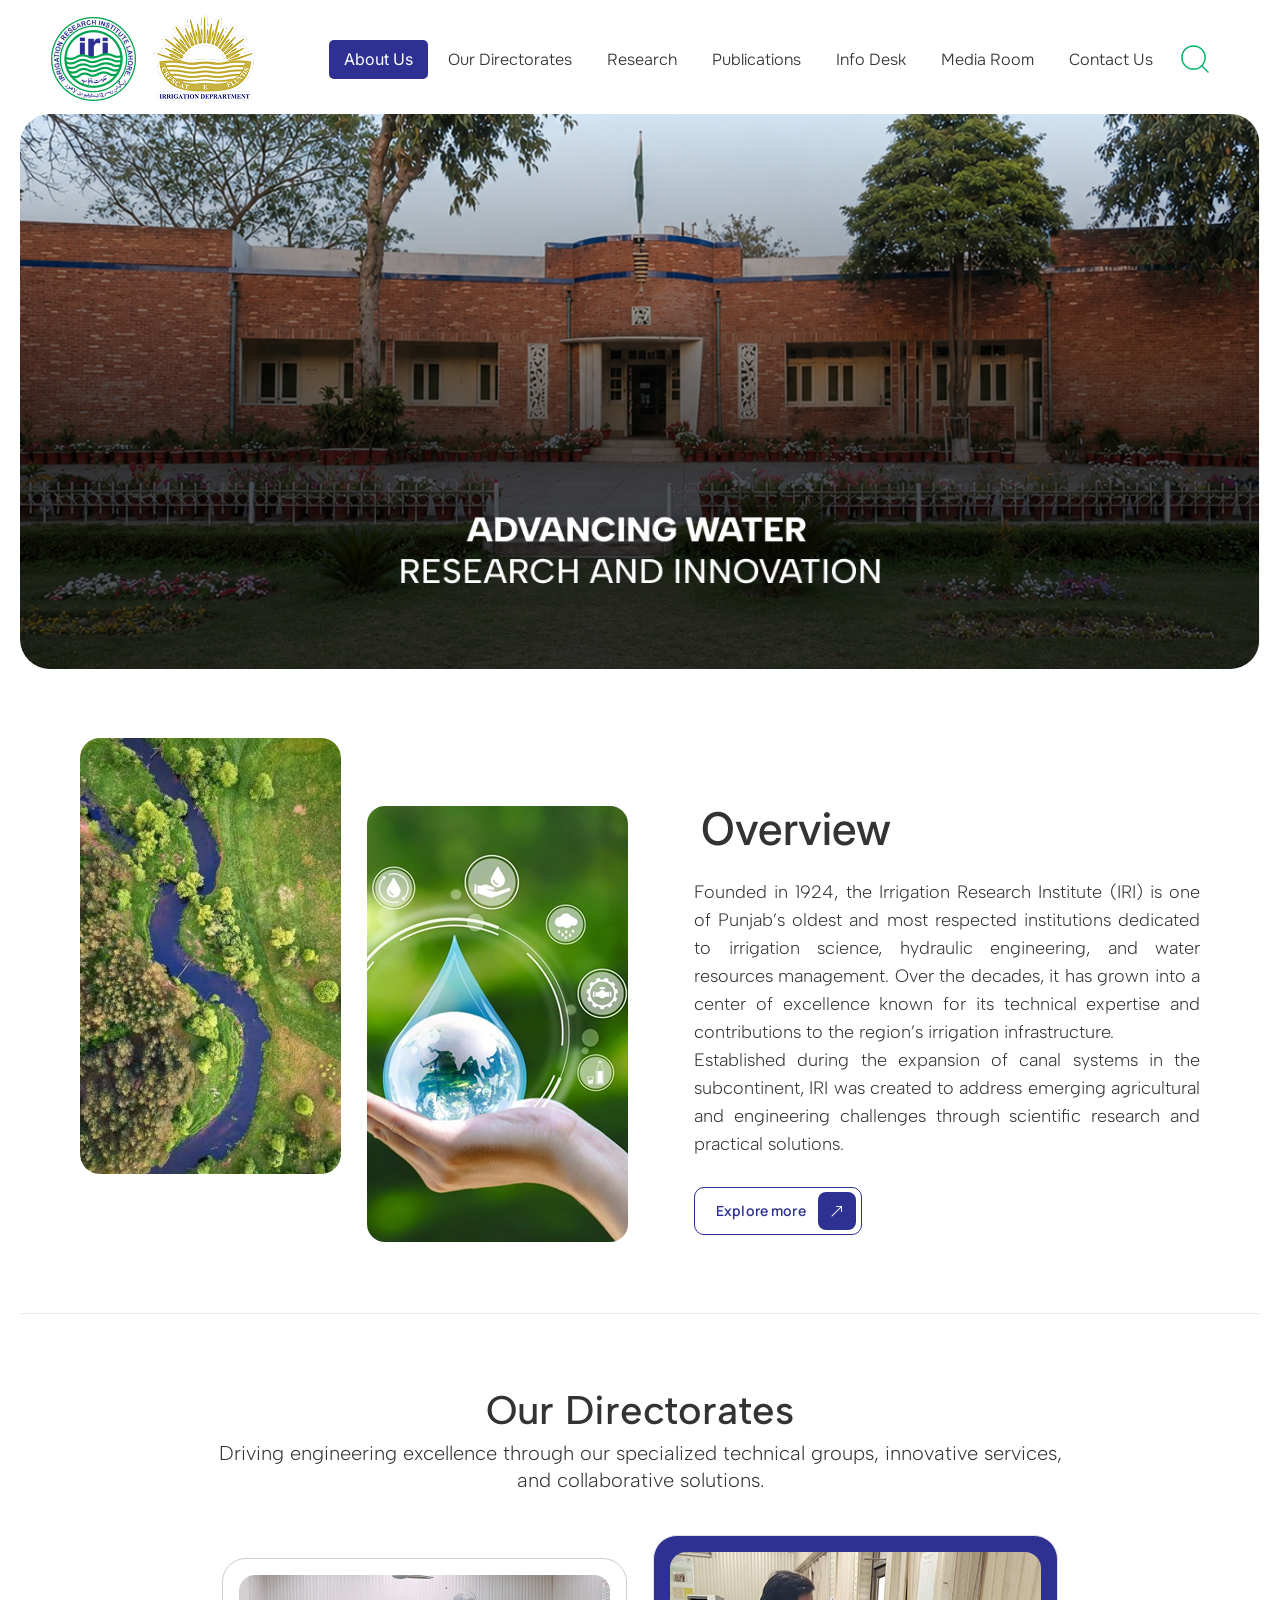
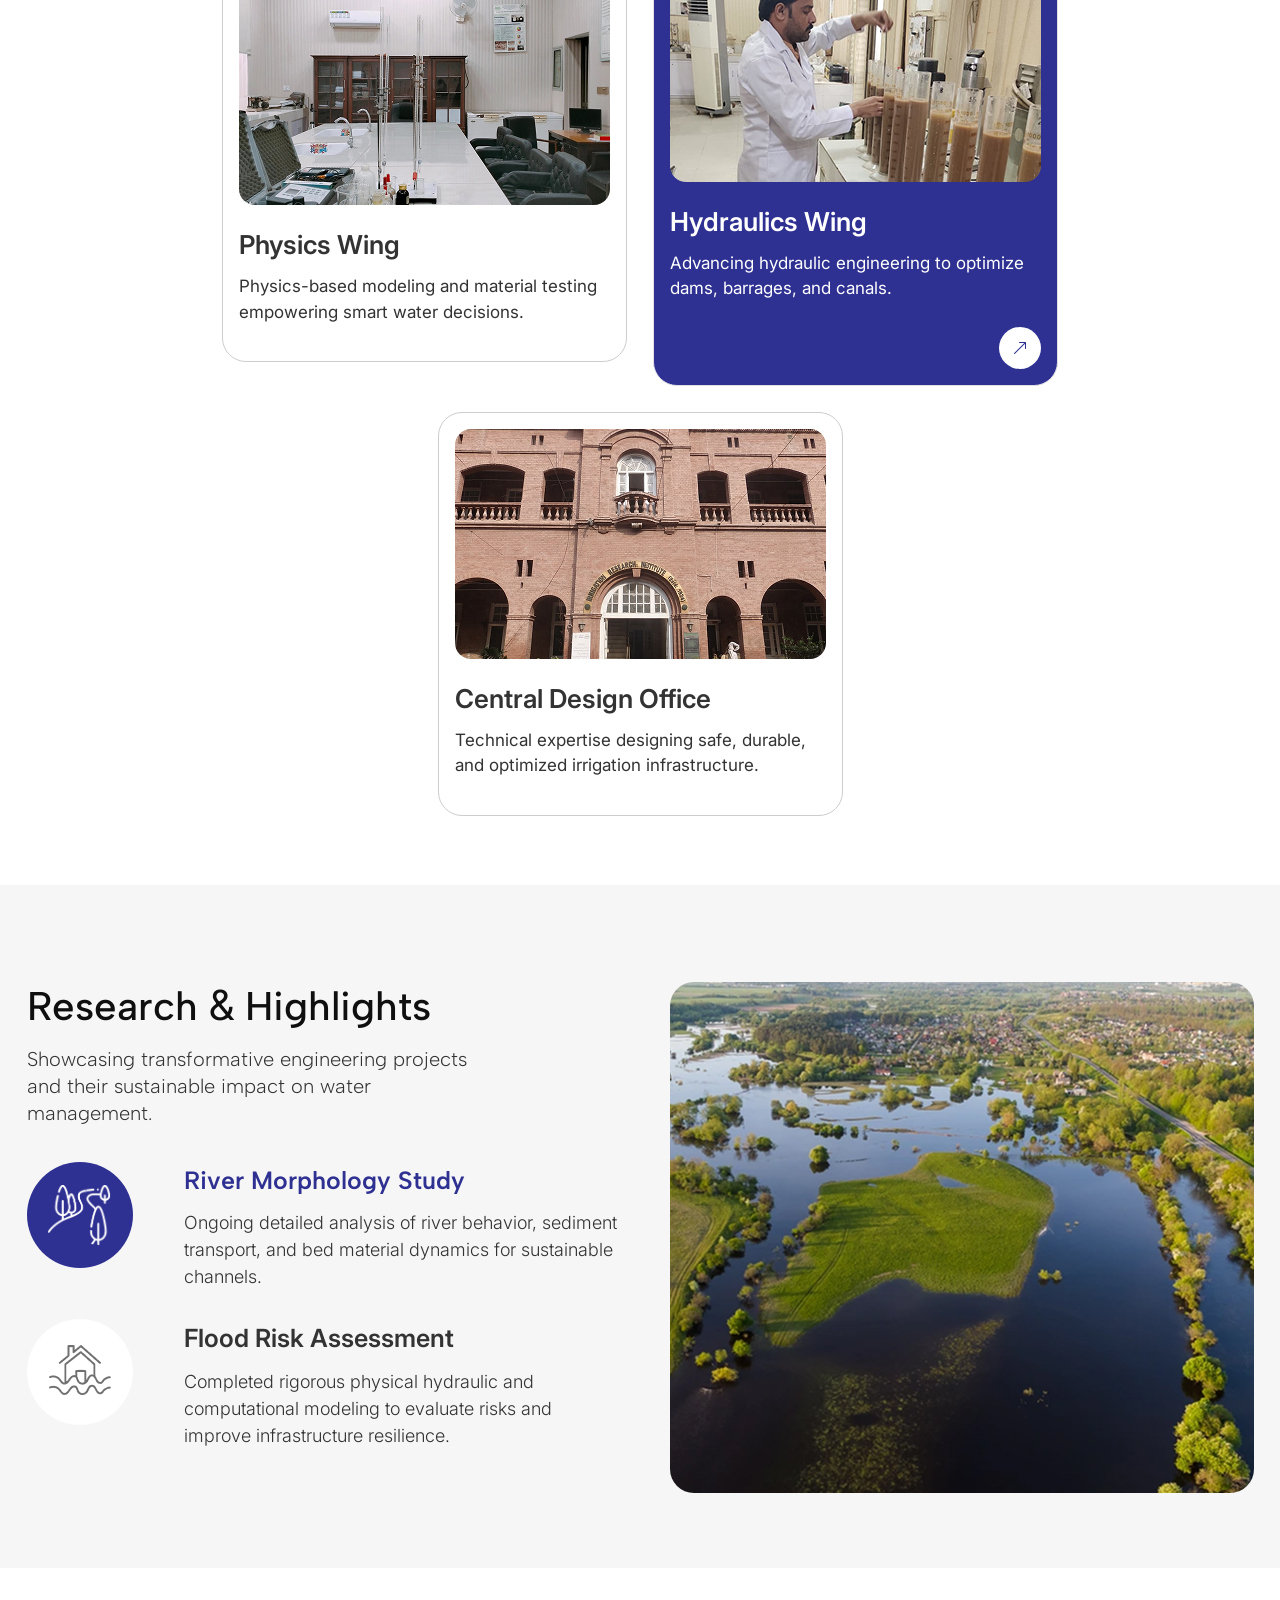
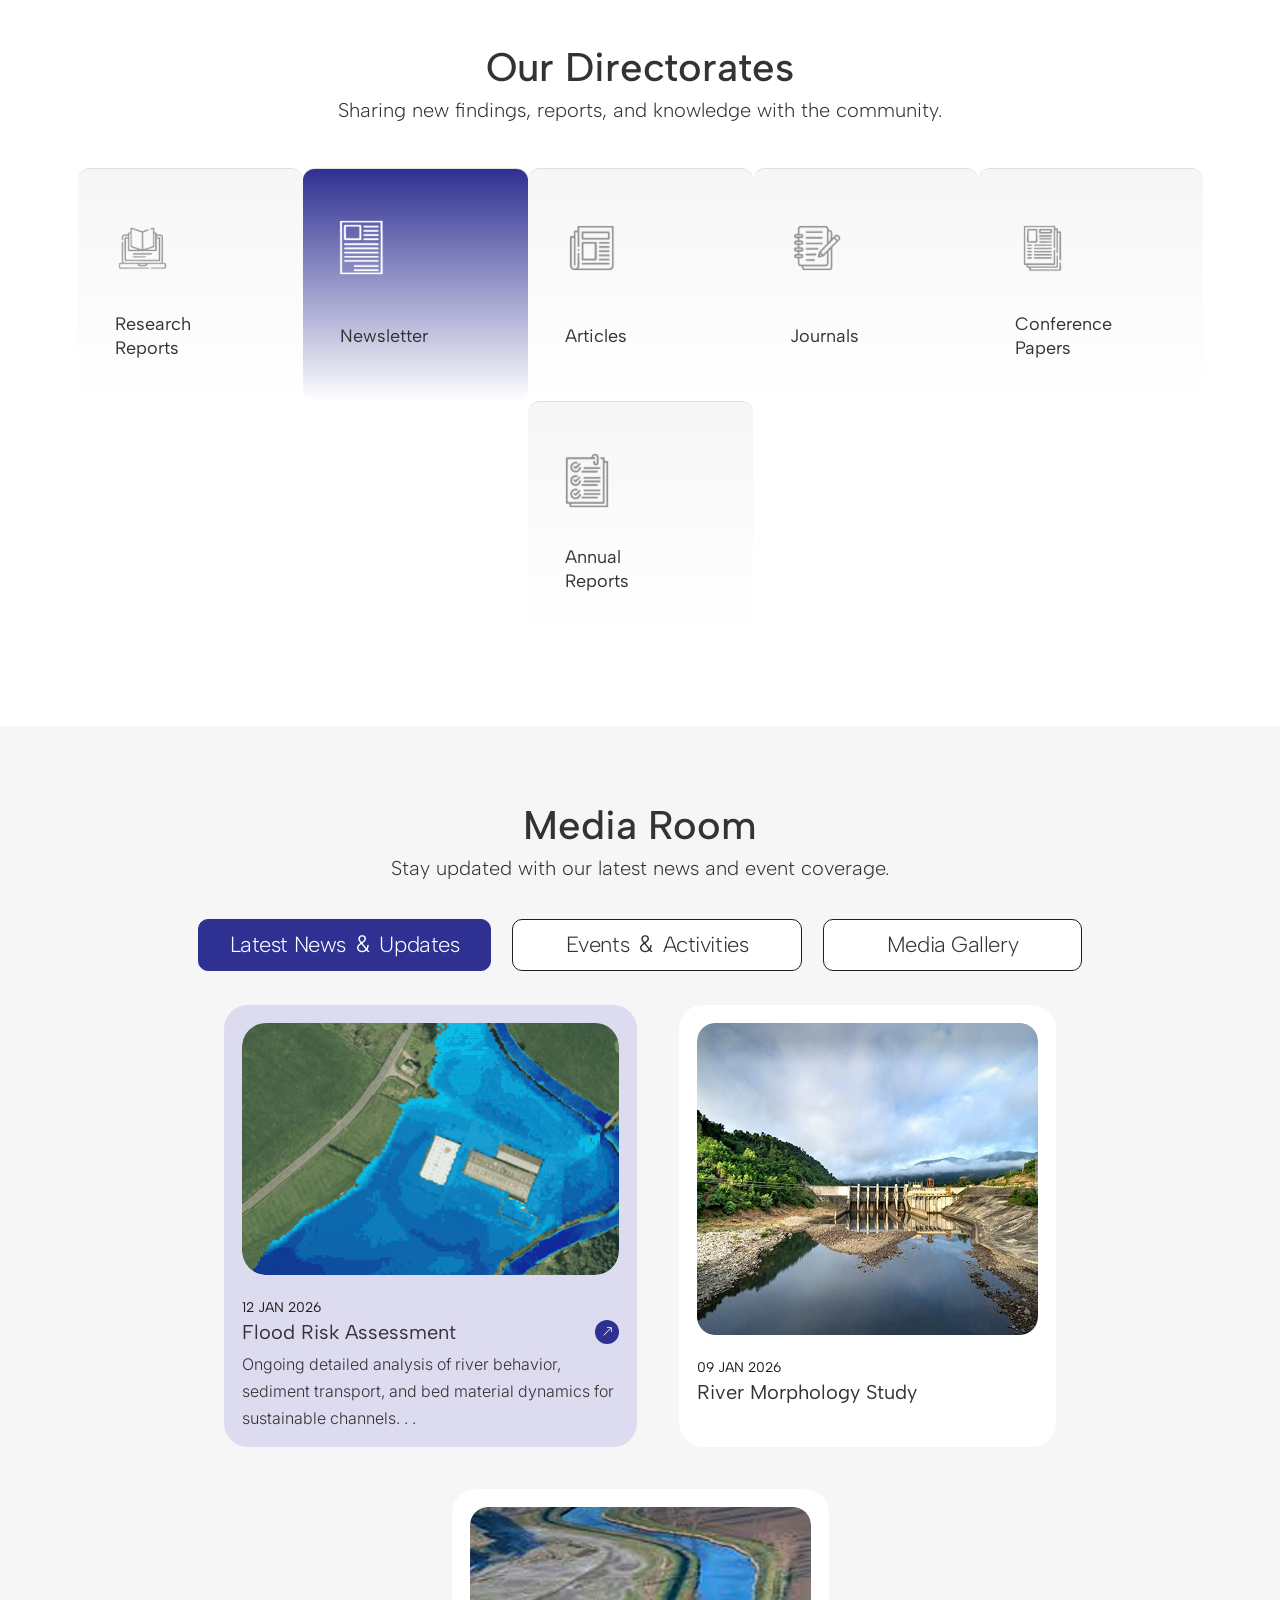
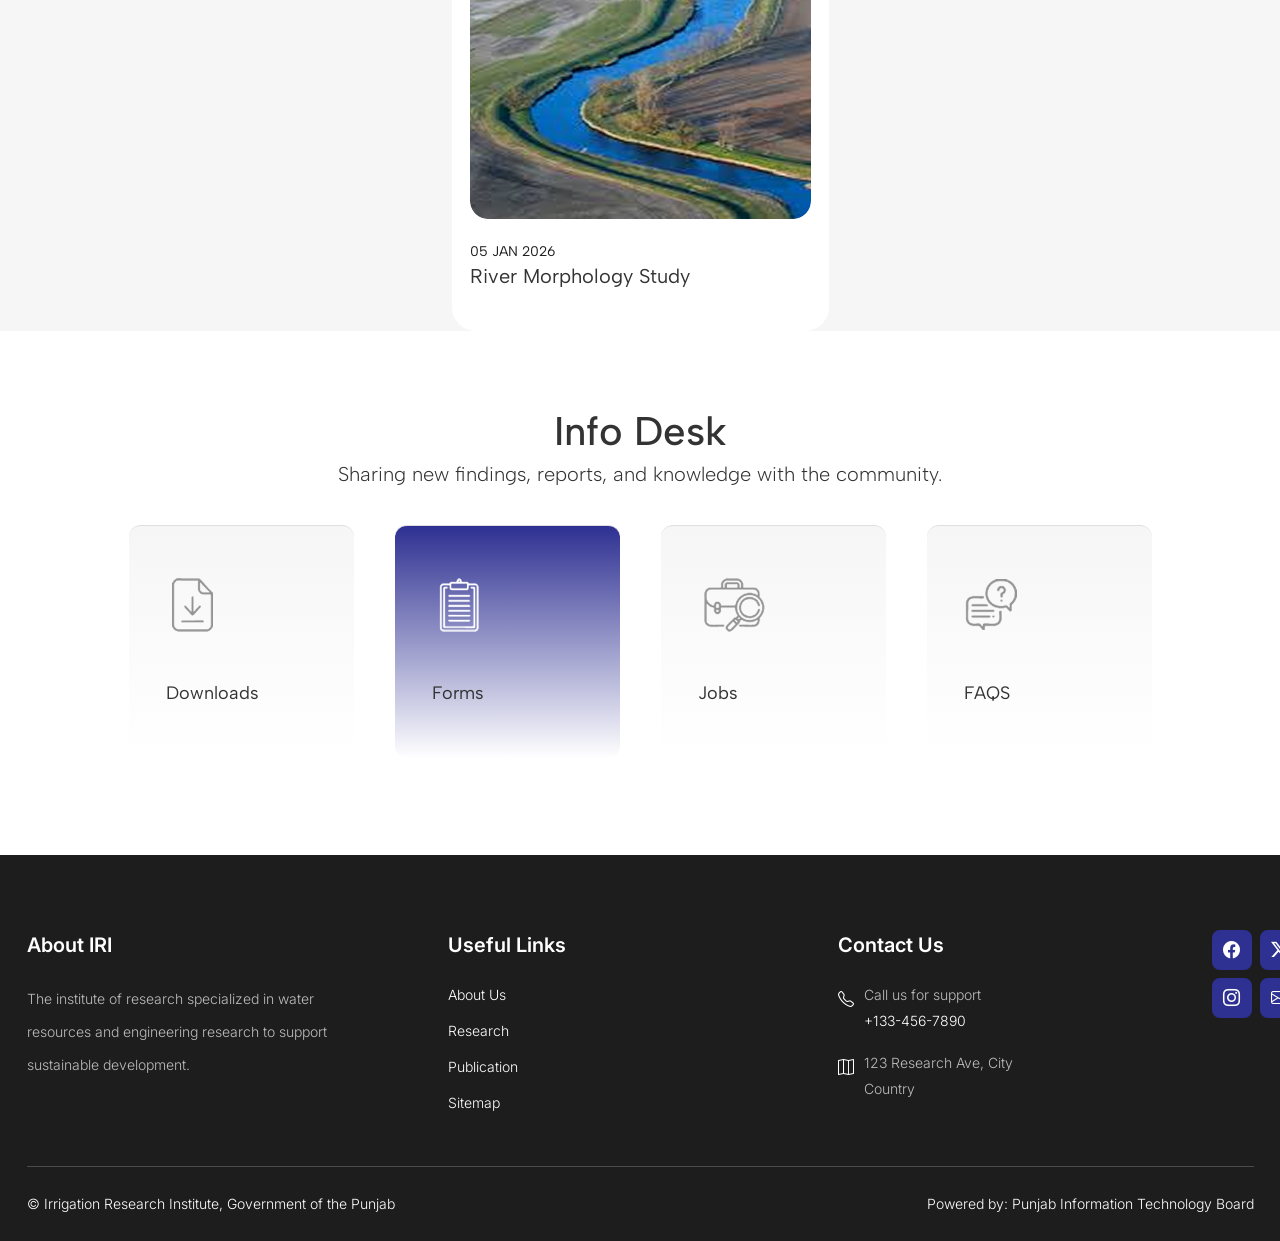
<file: Task_1_updated/Task 1/code.html>
<!DOCTYPE html>
<html lang="en">
<head>
  <meta charset="UTF-8">
  <meta name="viewport" content="width=device-width, initial-scale=1.0">
  <title>Irrigation Research Institute Government of the Punjab</title>

  <!-- Fonts used in the Figma file: Albert Sans, Inter, Onest, Manrope, DM Sans -->
  <link rel="preconnect" href="https://fonts.googleapis.com">
  <link rel="preconnect" href="https://fonts.gstatic.com" crossorigin>
  <link href="https://fonts.googleapis.com/css2?family=Albert+Sans:wght@300;400;500;600;800&family=DM+Sans:wght@300;400;500;700&family=Inter:wght@300;400;500;600&family=Manrope:wght@600&family=Onest:wght@300&display=swap" rel="stylesheet">
  <link href="https://cdn.jsdelivr.net/npm/bootstrap-icons@1.11.3/font/bootstrap-icons.css" rel="stylesheet">
  <link href="code.css" rel="stylesheet">
</head>
<body>

<!-- ========== NAV BAR ========== -->
<nav class="topbar">
  <a class="brand" href="#">
    <img src="images/logo1.jpg" alt="Irrigation Research Institute logo" class="logo-1">
    <img src="images/logo2.jpg" alt="Irrigation Department logo" class="logo-2">
  </a>

  <button class="nav-toggle" id="navToggle" aria-label="Toggle navigation" aria-expanded="false">
    <i class="bi bi-list"></i>
  </button>

  <ul class="nav-menu" id="navMenu">
    <li><a class="nav-link active" href="#">About Us</a></li>
    <li><a class="nav-link" href="#directorates">Our Directorates</a></li>
    <li><a class="nav-link" href="#research">Research</a></li>
    <li><a class="nav-link" href="#publications">Publications</a></li>
    <li><a class="nav-link" href="#info">Info Desk</a></li>
    <li><a class="nav-link" href="#media">Media Room</a></li>
    <li><a class="nav-link" href="#contact">Contact Us</a></li>
    <li><button class="search-btn" aria-label="Search"><svg width="28" height="28" viewBox="0 0 28 28" fill="none" stroke="#01B369" stroke-width="1.5" stroke-linecap="round" aria-hidden="true"><circle cx="12.5" cy="12.5" r="11.6"/><path d="M20.8 20.8L27 27"/></svg></button></li>
  </ul>
</nav>

<!-- ========== BANNER (text + overlay are already inside main.jpg) ========== -->
<header class="hero">
  <h1 class="visually-hidden">Advancing Water Research and Innovation</h1>
  <img src="images/main.jpg" alt="Irrigation Research Institute building - Advancing Water Research and Innovation">
</header>

<!-- ========== OVERVIEW ========== -->
<section class="overview">
  <div class="ov-imgs">
    <img class="ov-a" src="images/river.jpg" alt="Aerial view of a winding river">
    <img class="ov-b" src="images/drop.jpg" alt="Hand holding a water drop">
  </div>

  <div class="ov-text">
    <h2>Overview</h2>
    <p>Founded in 1924, the Irrigation Research Institute (IRI) is one of Punjab’s oldest and most respected institutions dedicated to irrigation science, hydraulic engineering, and water resources management. Over the decades, it has grown into a center of excellence known for its technical expertise and contributions to the region’s irrigation infrastructure.</p>
    <p>Established during the expansion of canal systems in the subcontinent, IRI was created to address emerging agricultural and engineering challenges through scientific research and practical solutions.</p>
    <a href="#" class="explore"><span>Explore more</span><i class="bi bi-arrow-up-right"></i></a>
  </div>
</section>

<hr class="divider">

<!-- ========== OUR DIRECTORATES ========== -->
<section id="directorates" class="directorates">
  <h2 class="sec-title">Our Directorates</h2>
  <p class="sec-sub sec-sub-wide">Driving engineering excellence through our specialized technical groups, innovative services, and collaborative solutions.</p>

  <div class="dir-row">
    <div class="dir-card">
      <img class="thumb" src="images/mid.jpg" alt="Physics Wing laboratory">
      <h3>Physics Wing</h3>
      <p>Physics-based modeling and material testing empowering smart water decisions.</p>
    </div>

    <div class="dir-card active">
      <img class="thumb" src="images/physics.jpg" alt="Hydraulics Wing laboratory">
      <h3>Hydraulics Wing</h3>
      <p>Advancing hydraulic engineering to optimize dams, barrages, and canals.</p>
      <span class="go"><i class="bi bi-arrow-up-right"></i></span>
    </div>

    <div class="dir-card">
      <img class="thumb" src="images/last.jpg" alt="Central Design Office building">
      <h3>Central Design Office</h3>
      <p>Technical expertise designing safe, durable, and optimized irrigation infrastructure.</p>
    </div>
  </div>
</section>

<!-- ========== RESEARCH & HIGHLIGHTS ========== -->
<section id="research" class="research">
  <div class="research-inner">
    <div class="research-left">
      <h2>Research <span class="amp">&amp;</span> Highlights</h2>
      <p class="r-lead">Showcasing transformative engineering projects and their sustainable impact on water management.</p>

      <div class="r-item r-first">
        <div class="r-icon on"><img class="ic ic-w" src="images/icons/river-white.png" alt="" style="left:20.8px;top:22.3px;width:63.4px;height:62.0px"></div>
        <div class="r-text">
          <h3 class="on">River Morphology Study</h3>
          <p>Ongoing detailed analysis of river behavior, sediment transport, and bed material dynamics for sustainable channels.</p>
        </div>
      </div>

      <div class="r-item">
        <div class="r-icon"><img src="images/house.jpg" alt=""></div>
        <div class="r-text">
          <h3 class="inter">Flood Risk Assessment</h3>
          <p>Completed rigorous physical hydraulic and computational modeling to evaluate risks and improve infrastructure resilience.</p>
        </div>
      </div>
    </div>

    <img class="research-img" src="images/flood.jpg" alt="Flooded landscape from above">
  </div>
</section>

<!-- ========== PUBLICATIONS ========== -->
<section id="publications" class="tiles-section pub">
  <h2 class="sec-title">Our Directorates</h2>
  <p class="sec-sub">Sharing new findings, reports, and knowledge with the community.</p>

  <div class="tiles tiles-6">
    <a href="#" class="tile"><img class="ic ic-g" src="images/icons/research-reports-gray.png" alt="" style="left:40.2px;top:58.3px;width:49.3px;height:42.7px"><img class="ic ic-w" src="images/icons/research-reports-white.png" alt="" style="left:40.2px;top:58.3px;width:49.3px;height:42.7px"><span>Research Reports</span></a>
    <a href="#" class="tile active"><img class="ic ic-g" src="images/icons/newsletter-gray.png" alt="" style="left:36.1px;top:51.7px;width:45.2px;height:55.0px"><img class="ic ic-w" src="images/icons/newsletter-white.png" alt="" style="left:36.1px;top:51.7px;width:45.2px;height:55.0px"><span>Newsletter</span></a>
    <a href="#" class="tile"><img class="ic ic-g" src="images/icons/articles-gray.png" alt="" style="left:41.1px;top:56.7px;width:46.0px;height:45.2px"><img class="ic ic-w" src="images/icons/articles-white.png" alt="" style="left:41.1px;top:56.7px;width:46.0px;height:45.2px"><span>Articles</span></a>
    <a href="#" class="tile"><img class="ic ic-g" src="images/icons/journals-gray.png" alt="" style="left:40.2px;top:56.7px;width:48.4px;height:45.2px"><img class="ic ic-w" src="images/icons/journals-white.png" alt="" style="left:40.2px;top:56.7px;width:48.4px;height:45.2px"><span>Journals</span></a>
    <a href="#" class="tile"><img class="ic ic-g" src="images/icons/conference-papers-gray.png" alt="" style="left:45.2px;top:55.8px;width:39.4px;height:47.6px"><img class="ic ic-w" src="images/icons/conference-papers-white.png" alt="" style="left:45.2px;top:55.8px;width:39.4px;height:47.6px"><span>Conference Papers</span></a>
    <a href="#" class="tile"><img class="ic ic-g" src="images/icons/annual-reports-gray.png" alt="" style="left:37.0px;top:51.7px;width:44.3px;height:55.0px"><img class="ic ic-w" src="images/icons/annual-reports-white.png" alt="" style="left:37.0px;top:51.7px;width:44.3px;height:55.0px"><span>Annual<br>Reports</span></a>
  </div>
</section>

<!-- ========== MEDIA ROOM ========== -->
<section id="media" class="media">
  <h2 class="sec-title">Media Room</h2>
  <p class="sec-sub">Stay updated with our latest news and event coverage.</p>

  <div class="media-tabs">
    <button class="tab active">Latest News <span class="amp">&amp;</span> Updates</button>
    <button class="tab">Events <span class="amp">&amp;</span> Activities</button>
    <button class="tab">Media Gallery</button>
  </div>

  <div class="news-row">
    <article class="news-card featured">
      <img class="pic" src="images/news1.jpg" alt="Flood risk assessment aerial map">
      <div class="meta">
        <small>12 JAN 2026</small>
        <div class="title-row">
          <h4>Flood Risk Assessment</h4>
          <span class="arrow"><i class="bi bi-arrow-up-right"></i></span>
        </div>
        <p>Ongoing detailed analysis of river behavior, sediment transport, and bed material dynamics for sustainable channels. . .</p>
      </div>
    </article>

    <article class="news-card">
      <img class="pic" src="images/news2.jpg" alt="Dam and reservoir">
      <div class="meta">
        <small>09 JAN 2026</small>
        <h4>River Morphology Study</h4>
      </div>
    </article>

    <article class="news-card">
      <img class="pic" src="images/news3.jpg" alt="River channel from above">
      <div class="meta">
        <small>05 JAN 2026</small>
        <h4>River Morphology Study</h4>
      </div>
    </article>
  </div>
</section>

<!-- ========== INFO DESK (new) ========== -->
<section id="info" class="tiles-section info">
  <h2 class="sec-title">Info Desk</h2>
  <p class="sec-sub">Sharing new findings, reports, and knowledge with the community.</p>

  <div class="tiles tiles-4">
    <a href="#" class="tile"><img class="ic ic-g" src="images/icons/downloads-gray.png" alt="" style="left:42.3px;top:51.0px;width:43.5px;height:55.9px"><img class="ic ic-w" src="images/icons/downloads-white.png" alt="" style="left:42.3px;top:51.0px;width:43.5px;height:55.9px"><span>Downloads</span></a>
    <a href="#" class="tile active"><img class="ic ic-g" src="images/icons/forms-gray.png" alt="" style="left:43.5px;top:51.0px;width:42.3px;height:55.9px"><img class="ic ic-w" src="images/icons/forms-white.png" alt="" style="left:43.5px;top:51.0px;width:42.3px;height:55.9px"><span>Forms</span></a>
    <a href="#" class="tile"><img class="ic ic-g" src="images/icons/jobs-gray.png" alt="" style="left:42.3px;top:51.0px;width:63.4px;height:55.9px"><img class="ic ic-w" src="images/icons/jobs-white.png" alt="" style="left:42.3px;top:51.0px;width:63.4px;height:55.9px"><span>Jobs</span></a>
    <a href="#" class="tile"><img class="ic ic-g" src="images/icons/faqs-gray.png" alt="" style="left:37.3px;top:52.2px;width:54.7px;height:53.5px"><img class="ic ic-w" src="images/icons/faqs-white.png" alt="" style="left:37.3px;top:52.2px;width:54.7px;height:53.5px"><span>FAQS</span></a>
  </div>
</section>

<!-- ========== FOOTER ========== -->
<footer id="contact">
  <div class="foot-inner">
    <div class="foot-grid">
      <div class="foot-about">
        <h6>About IRI</h6>
        <p class="muted">The institute of research specialized in water resources and engineering research to support sustainable development.</p>
      </div>

      <div class="foot-links">
        <h6>Useful Links</h6>
        <a href="#">About Us</a>
        <a href="#research">Research</a>
        <a href="#publications">Publication</a>
        <a href="#">Sitemap</a>
      </div>

      <div class="foot-contact">
        <h6>Contact Us</h6>
        <div class="c-row">
          <i class="bi bi-telephone"></i>
          <div><span class="muted">Call us for support</span><br>+133-456-7890</div>
        </div>
        <div class="c-row">
          <i class="bi bi-map"></i>
          <span class="muted">123 Research Ave, City<br>Country</span>
        </div>
      </div>

      <div class="social">
        <a href="#" aria-label="Facebook"><i class="bi bi-facebook"></i></a>
        <a href="#" aria-label="X"><i class="bi bi-twitter-x"></i></a>
        <a href="#" aria-label="Instagram"><i class="bi bi-instagram"></i></a>
        <a href="#" aria-label="Email"><i class="bi bi-envelope"></i></a>
      </div>
    </div>

    <div class="copy">
      <span>&copy; Irrigation Research Institute, Government of the Punjab</span>
      <span>Powered by: Punjab Information Technology Board</span>
    </div>
  </div>
</footer>

<script>
  // mobile menu toggle
  var t = document.getElementById('navToggle'), m = document.getElementById('navMenu');
  t.addEventListener('click', function () {
    var open = m.classList.toggle('open');
    t.setAttribute('aria-expanded', open);
  });
</script>
</body>
</html>
</file>
<file: Task 2/rabia-basri-college/css/styles.css>
:root {
  --green: #023f25;
  --green-deep: #024f2e;
  --green-mid: #09713d;
  --lime: #b4d622;
  --lime-2: #91a733;
  --blue: #183b8b;
  --ink: #000000;
  --ink-soft: rgba(0, 0, 0, 0.7);
  --muted: #3d3d3d;
  --footer-ink: #1e1e1e;
  --paper: #f8f9f8;
  --card: #f5f8f4;
  --card-alt: #eaf0ef;
  --line: #bed3c9;
  --line-strong: #abd6bb;
  --footer: #f3f3f2;
  --geist: "Geist", "Segoe UI", sans-serif;
  --playfair: "Playfair Display", Georgia, serif;
  --mont: "Montserrat", "Segoe UI", sans-serif;
  --page: 1920px;
  color-scheme: light;
}

*,
*::before,
*::after { box-sizing: border-box; }

html { scroll-behavior: smooth; }
html, body { margin: 0; padding: 0; }

body {
  margin: 0;
  background: #fff;
  color: var(--ink);
  font-family: var(--geist);
  font-weight: 400;
  -webkit-font-smoothing: antialiased;
}

a { color: inherit; text-decoration: none; }
button { font: inherit; background: none; border: 0; padding: 0; cursor: pointer; }
img { display: block; max-width: none; }
p, h1, h2, h3 { margin: 0; }
a:focus-visible, button:focus-visible { outline: 2px solid var(--lime); outline-offset: 3px; }

/* ---------- Page frame (HTML scales .stage with JS) ---------- */
.viewport {
  position: relative;
  width: 100%;
  overflow: hidden;
  background: #fff;
}
.stage {
  position: absolute;
  top: 0;
  left: 0;
  width: var(--page);
  height: 5375px;
  background: #fff;
  transform-origin: top left;
}
.sec { position: absolute; left: 0; width: var(--page); }

/* ---------- Shared pieces ---------- */
.kicker {
  font-family: var(--geist);
  font-size: 40px;
  font-weight: 400;
  line-height: 53px;
  color: var(--blue);
  letter-spacing: 0;
  white-space: nowrap;
}
.kicker.tall { line-height: 52px; white-space: normal; }
.kicker b { font-weight: 600; }
.kicker em {
  font-family: var(--playfair);
  font-style: italic;
  font-weight: 600;
}
.lede {
  font-size: 18px;
  line-height: 28.02px;
  letter-spacing: 0.02em;
  color: var(--ink-soft);
}
.rule {
  display: block;
  width: 130px;
  height: 3px;
  margin: 22px 0 22px;
  border-radius: 100px;
  background: #00ab33;
}

.btn-outline {
  display: inline-flex;
  align-items: center;
  justify-content: center;
  gap: 12px;
  height: 48px;
  padding: 12px 24px;
  border-radius: 100px;
  border: 1px solid var(--green);
  background: transparent;
  color: var(--green);
  font-family: var(--mont);
  font-weight: 500;
  font-size: 18px;
  line-height: 22px;
  letter-spacing: 0;
  white-space: nowrap;
}
.btn-outline img { width: 12px; height: 12px; }
.btn-outline:hover { background: rgba(2, 63, 37, 0.06); color: var(--green); }

.btn-lime {
  display: inline-flex;
  align-items: center;
  justify-content: center;
  gap: 10px;
  height: 47px;
  padding: 12px 24px;
  border-radius: 100px;
  border: 0;
  background: var(--lime);
  color: var(--green);
  font-family: var(--geist);
  font-weight: 500;
  font-size: 18px;
  line-height: 23px;
  white-space: nowrap;
}
.btn-lime img { width: 12px; height: 12px; }
.btn-lime:hover { background: #c3e040; color: var(--green); }

/* ---------- Hero ---------- */
.hero {
  top: 0;
  height: 911px;
  overflow: hidden;
  color: #fff;
  background: #023f25;
}
.hero-photo {
  position: absolute;
  left: -7.05px;
  top: 0;
  width: 1928.48px;
  height: 910.67px;
  object-fit: fill;
}
.hero-wash {
  position: absolute;
  inset: 0;
  background: linear-gradient(270deg, rgba(0, 0, 0, 0) 0%, rgba(2, 63, 37, 1) 100%);
}
.hero-top {
  position: absolute;
  left: 0;
  top: 0;
  width: 1920px;
  height: 445px;
  background: linear-gradient(180deg, rgba(0, 0, 0, 0.86) 0%, rgba(0, 0, 0, 0.86) 16%, rgba(0, 0, 0, 0.57) 44%, rgba(0, 0, 0, 0) 100%);
}
.topbar {
  position: absolute;
  left: 102.71px;
  top: 31px;
  width: 1775.66px;
  height: 114px;
}
.brand {
  position: absolute;
  left: 0;
  top: 0;
  width: 178px;
  height: 114px;
  color: #fff;
}
.brand img {
  position: absolute;
  left: 33.03px;
  top: 0;
  width: 110.08px;
  height: 73.39px;
  object-fit: contain;
}
.brand strong,
.brand span {
  position: absolute;
  display: block;
  font-family: var(--mont);
  text-transform: uppercase;
  white-space: nowrap;
}
.brand strong {
  left: 0;
  top: 78.61px;
  width: 176px;
  height: 21px;
  font-weight: 700;
  font-size: 17.01px;
  line-height: 21px;
  letter-spacing: 0;
}
.brand span {
  left: 4.12px;
  top: 99.96px;
  width: 169px;
  height: 18px;
  font-weight: 500;
  font-size: 13.01px;
  line-height: 17.12px;
}
.top-rule {
  position: absolute;
  left: 228px;
  top: 43px;
  width: 1548px;
  height: 1px;
  background: rgba(255, 255, 255, 0.2);
}
.contact-chip {
  position: absolute;
  top: 9.03px;
  display: flex;
  align-items: center;
  gap: 12px;
  height: 22.02px;
  opacity: 0.7;
  font-size: 18px;
  line-height: 23px;
  font-weight: 400;
  white-space: nowrap;
}
.contact-chip img { flex: 0 0 auto; width: 18px; height: 22px; }
.contact-chip.phone img { width: 22px; height: 22px; }
.contact-chip.addr { left: 1177.22px; width: 362.27px; }
.contact-chip.phone { left: 1604.54px; width: 170.13px; }
.nav-link {
  position: absolute;
  top: 67.07px;
  height: 23px;
  color: #fff;
  font-size: 18px;
  font-weight: 500;
  line-height: 23px;
  white-space: nowrap;
}
.nav-link:hover { color: var(--lime); }
.nav-link.about { left: 811.95px; width: 78px; }
.nav-link.academics { left: 955.05px; width: 94px; }
.nav-link.admissions { left: 1114px; }
.nav-link.alumni { left: 1278px; }
.nav-link.life { left: 1402px; }
.topbar .btn-lime {
  position: absolute;
  left: 1579.52px;
  top: 55.06px;
  height: 47.02px;
  padding: 12.01px 24.02px;
  gap: 10.01px;
  border-radius: 100.07px;
}

.hero-copy {
  position: absolute;
  left: 76.05px;
  top: 324.24px;
  width: 778.58px;
  height: 329.17px;
  color: #fff;
}
.hero-copy h1 {
  position: absolute;
  left: 0;
  width: 778px;
  color: #fff;
  font-family: var(--geist);
  font-weight: 400;
  font-size: 72px;
  line-height: 96px;
  white-space: nowrap;
}
.hero-copy .line-a { top: 0; }
.hero-copy .line-b { top: 92px; line-height: 94px; }
.hero-copy h1 em {
  font-family: var(--playfair);
  font-style: italic;
  font-weight: 600;
  color: var(--lime);
}
.hero-copy h1 .light { font-weight: 300; }
.hero-copy p {
  position: absolute;
  left: 0;
  top: 223.17px;
  width: 778.58px;
  height: 106px;
  font-size: 24px;
  font-weight: 400;
  line-height: 35.03px;
  letter-spacing: 0.02em;
}
.hero-dots {
  position: absolute;
  left: 914px;
  top: 866px;
  width: 92px;
  height: 12px;
}

/* ---------- Principal ---------- */
.principal {
  top: 911px;
  height: 602px;
  background: var(--paper);
  overflow: hidden;
}
.principal-photo {
  position: absolute;
  left: 0;
  top: 0;
  width: 798px;
  height: 602px;
  object-fit: fill;
  border-radius: 0 0 32px 0;
}
.nameplate {
  position: absolute;
  left: 26px;
  top: 484px;
  width: 263px;
  height: 82px;
  border-radius: 8px;
  background:
    radial-gradient(circle at 15% 21%, rgba(255, 255, 255, 0.55) 0%, rgba(255, 255, 255, 0.45) 80%, rgba(255, 255, 255, 0.1) 100%),
    rgba(196, 180, 164, 0.72);
  border: 2px solid rgba(2, 63, 37, 0.45);
  box-shadow: inset 0 0 0 1px rgba(255, 255, 255, 0.35);
  backdrop-filter: blur(22.68px);
  -webkit-backdrop-filter: blur(22.68px);
  overflow: hidden;
}
.nameplate::before {
  content: "";
  position: absolute;
  left: 90.5px;
  top: -90.5px;
  width: 82px;
  height: 263px;
  transform: rotate(90deg);
  background: url("../assets/glass-texture.png") repeat;
  background-size: calc(600px * 0.8745) calc(300px * 0.8745);
  opacity: 0.22;
  mix-blend-mode: normal;
  pointer-events: none;
}
.nameplate strong {
  position: absolute;
  left: 24px;
  top: 14px;
  width: 211px;
  display: block;
  color: #000;
  font-family: var(--playfair);
  font-style: italic;
  font-weight: 400;
  font-size: 24px;
  line-height: 24.02px;
  white-space: nowrap;
}
.nameplate span {
  position: absolute;
  left: 24px;
  top: 47px;
  display: block;
  color: var(--green);
  font-size: 18px;
  line-height: 24.02px;
  letter-spacing: 0.0556em;
  font-weight: 400;
  white-space: nowrap;
}
.nameplate b { font-weight: 600; }
.principal-copy {
  position: absolute;
  left: 874px;
  top: 131px;
  width: 942px;
}
.principal-copy .kicker { height: 53px; }
.principal-body {
  margin-top: 36px;
  width: 942px;
  padding-left: 24px;
}
.principal-copy .lede {
  font-size: 18px;
  line-height: 28.02px;
  letter-spacing: 0.04em;
  color: #000;
  opacity: 1;
}
.principal-copy .lede + .lede { margin-top: 18px; }
.principal-copy .btn-outline {
  position: absolute;
  left: -4px;
  top: 292px;
  margin: 0;
  height: 48px;
}
.accent-bar {
  position: absolute;
  left: 874px;
  top: 226px;
  width: 3px;
  height: 130px;
  border-radius: 100px;
  background: #00ab33;
}
.flourish {
  position: absolute;
  left: 1675px;
  top: 365px;
  width: 244px;
  height: 236px;
  pointer-events: none;
}
.ring {
  position: absolute;
  left: 1088px;
  top: 354px;
  width: 116px;
  height: 116px;
  pointer-events: none;
}

/* ---------- Admissions ---------- */
.sec.admissions {
  top: 1513px;
  height: 807px;
  background: #fff;
  overflow: hidden;
}
.adm-intro {
  position: absolute;
  left: 72px;
  top: 108px;
  width: 457px;
}
.adm-intro .kicker { height: 53px; }
.adm-intro .lede { width: 457px; letter-spacing: 0.01em; }
.adm-watermark {
  position: absolute;
  left: 0;
  top: 297px;
  width: 614px;
  height: 403px;
  object-fit: fill;
  opacity: 0.22;
  pointer-events: none;
}
.adm-fade {
  position: absolute;
  left: 379px;
  top: 326px;
  width: 235px;
  height: 374px;
  background: linear-gradient(270deg, #ffffff 0%, rgba(255, 255, 255, 0) 100%);
  pointer-events: none;
}
.adm-grid {
  position: absolute;
  left: 672px;
  top: 101px;
  width: 1176px;
}
.adm-tabs { display: flex; gap: 24px; }
.adm-tab {
  width: 576px;
  height: 90px;
  border-radius: 16px;
  border: 1px solid var(--green-mid);
  display: flex;
  align-items: center;
  gap: 24px;
  padding: 0 24px;
  text-align: left;
}
.adm-tab.solid { background: var(--green); color: #fff; }
.adm-tab.ghost { background: transparent; color: var(--green); }
.adm-tab > span:not(.bubble) {
  font-size: 24px;
  font-weight: 400;
  line-height: 31px;
  letter-spacing: 0.0417em;
}
.adm-tab strong { font-weight: 600; }
.adm-tab .bubble { background: var(--green-mid); }
.adm-tab.ghost .bubble { background: var(--green); }
.bubble {
  width: 52px;
  height: 52px;
  border-radius: 100px;
  display: inline-flex;
  align-items: center;
  justify-content: center;
  flex: 0 0 52px;
  color: #fff;
}
.bubble img { width: 32px; height: 32px; object-fit: contain; }
.adm-cards {
  margin-top: 24px;
  display: grid;
  grid-template-columns: repeat(4, 276px);
  grid-auto-rows: 234px;
  gap: 24px;
}
.adm-card {
  position: relative;
  width: 276px;
  height: 234px;
  border: 1px solid transparent;
  border-radius: 16px;
  overflow: hidden;
}
.adm-card .label {
  position: absolute;
  left: 24px;
  top: 147px;
  width: 180px;
  color: #000;
  font-size: 24px;
  font-weight: 400;
  line-height: 30px;
}
.adm-card .mark {
  position: absolute;
  left: 228px;
  top: 154px;
  width: 24px;
  height: 24px;
  color: var(--green);
}
.adm-card .bubble { position: absolute; left: 23px; top: 23px; }

/* gradient border (outer) + gradient fill (inner) */
.adm-card.fee {
  background: linear-gradient(180deg, #ffffff 0%, #e8ecf1 100%) padding-box, linear-gradient(180deg, #2769ba 0%, #ffffff 100%) border-box;
}
.adm-card.fee .bubble { background: #2769ba; }
.adm-card.aid {
  background: linear-gradient(180deg, #ffffff 0%, #e5e2eb 100%) padding-box, linear-gradient(180deg, #ffffff 0%, #7457bd 100%) border-box;
}
.adm-card.aid .bubble { background: #7457bd; }
.adm-card.instructions {
  background: linear-gradient(180deg, #ffffff 0%, #ebe8e1 100%) padding-box, linear-gradient(180deg, #d4991c 0%, #ffffff 100%) border-box;
}
.adm-card.instructions .bubble { background: #d4991c; }
.adm-card.parents {
  background: linear-gradient(180deg, #ffffff 0%, #eae3e5 100%) padding-box, linear-gradient(180deg, #ffffff 0%, #ed487d 100%) border-box;
}
.adm-card.parents .bubble { background: #ed487d; }
.adm-card.id {
  background: linear-gradient(180deg, #ffffff 0%, #dbe0e9 100%) padding-box, linear-gradient(180deg, #1d4598 0%, #ffffff 100%) border-box;
}
.adm-card.id .bubble { background: #1d4598; }
.adm-card.attendance {
  background: linear-gradient(180deg, #ffffff 0%, #ebf1f2 100%) padding-box, linear-gradient(180deg, #ffffff 0%, #299cab 100%) border-box;
}
.adm-card.attendance .bubble { background: #299cab; }
.adm-card.uniform {
  background: linear-gradient(180deg, #ffffff 0%, #e7e6ea 100%) padding-box, linear-gradient(180deg, #7a56be 0%, #ffffff 100%) border-box;
}
.adm-card.uniform .bubble { background: #7a56be; }

.open-card {
  display: block;
  position: relative;
  width: 276px;
  height: 234px;
  border-radius: 16px;
  overflow: hidden;
  background: var(--green-deep);
}
.open-photo { display: block; width: 100%; height: 144px; overflow: hidden; }
.open-photo img {
  width: 100%;
  height: 144px;
  object-fit: cover;
  opacity: 0.8;
}
.open-label {
  position: absolute;
  left: 0;
  top: 156px;
  width: 276px;
  height: 78px;
  display: flex;
  align-items: center;
  justify-content: center;
  gap: 6px;
  background: linear-gradient(90deg, #024f2e 0%, #91a733 100%);
  color: #fff;
  font-size: 18px;
  line-height: 24px;
  text-align: center;
}
.open-label .yr { font-family: var(--geist); font-weight: 400; font-style: normal; }
.open-label em { font-family: var(--playfair); font-style: italic; font-weight: 600; }

/* ---------- Stats ---------- */
.stats {
  top: 2320px;
  height: 173px;
  background: var(--green-deep);
  overflow: hidden;
  color: #fff;
}
.stats-pattern {
  position: absolute;
  left: 1416.26px;
  top: -156.81px;
  width: 669.59px;
  height: 421.72px;
  transform: rotate(-115.63deg);
  transform-origin: 50% 50%;
  object-fit: fill;
  opacity: 0.15;
  mix-blend-mode: color-dodge;
  pointer-events: none;
}
.stats-row {
  position: absolute;
  left: 107px;
  top: 47px;
  width: 1706px;
  height: 80px;
  display: flex;
  gap: 174px;
}
.stat {
  width: 296px;
  height: 80px;
  display: flex;
  align-items: center;
  gap: 24px;
}
.stat > img { width: 80px; height: 80px; flex: 0 0 80px; }
.stat strong {
  display: block;
  color: #fff;
  font-size: 36px;
  font-weight: 600;
  line-height: 29.94px;
  letter-spacing: 0.0278em;
}
.stat span {
  display: block;
  margin-top: 13px;
  color: #fff;
  opacity: 0.7;
  font-size: 18px;
  font-weight: 400;
  line-height: 23px;
  letter-spacing: 0.0556em;
  white-space: nowrap;
}

/* ---------- News ---------- */
.news {
  top: 2493px;
  height: 741px;
  background: #fff;
  overflow: hidden;
}
.news-head {
  position: absolute;
  left: 72px;
  top: 100px;
  width: 706px;
  height: 104px;
}
.news-head h2 { width: 275px; font-size: 40px; line-height: 52px; }
.vbar {
  position: absolute;
  left: 299px;
  top: 3px;
  width: 3px;
  height: 98px;
  border-radius: 100px;
  background: #00ab33;
}
.news-head p {
  position: absolute;
  left: 326px;
  top: 10px;
  width: 380px;
}
.news .btn-outline { position: absolute; left: 1675px; top: 128px; }
.news-track {
  position: absolute;
  left: 0;
  top: 252px;
  width: 1921px;
  height: 388px;
  overflow: hidden;
}
.news-card {
  position: absolute;
  width: 563px;
  height: 182px;
  border-radius: 16px;
  background: var(--card);
  border: 1px solid var(--line-strong);
}
.news-card.is-featured {
  background: var(--card-alt);
  border-color: #7ba58a;
  box-shadow: 0 18px 56px rgba(0, 0, 0, 0.2);
  z-index: 2;
}
.news-card .inner {
  position: absolute;
  left: 24px;
  top: 24px;
  width: 515px;
  height: 134px;
  display: flex;
  gap: 24px;
}
.thumb {
  width: 134px;
  height: 134px;
  flex: 0 0 134px;
  border-radius: 10px;
  overflow: hidden;
  border: 1px solid var(--line-strong);
  background: var(--card);
}
.thumb { position: relative; }
.thumb img {
  position: absolute;
  left: -262px;
  top: -161px;
  width: 593px;
  height: 394px;
  object-fit: cover;
}
.news-copy {
  position: relative;
  width: 357px;
  height: 134px;
}
.news-card h3 {
  height: 85px;
  font-size: 18px;
  font-weight: 400;
  line-height: 28.02px;
  letter-spacing: 0.01em;
  color: var(--ink-soft);
  display: -webkit-box;
  -webkit-line-clamp: 3;
  -webkit-box-orient: vertical;
  overflow: hidden;
}
.news-meta {
  position: absolute;
  left: 0;
  bottom: 0;
  width: 357px;
  height: 23px;
  display: flex;
  align-items: center;
  justify-content: space-between;
  color: var(--green);
  font-size: 18px;
  font-weight: 600;
  line-height: 23px;
}
.news-card.is-featured .news-meta { font-weight: 500; }
.news-meta img { width: 18px; height: 18px; }
.fade-left,
.fade-right {
  position: absolute;
  top: 252px;
  width: 366px;
  height: 388px;
  z-index: 3;
  pointer-events: none;
}
.fade-left { left: 0; background: linear-gradient(270deg, rgba(255, 255, 255, 0) 0%, #ffffff 100%); }
.fade-right { left: 1555px; background: linear-gradient(270deg, #ffffff 0%, rgba(255, 255, 255, 0) 100%); }

/* ---------- Campus ---------- */
.campus {
  top: 3234px;
  height: 768px;
  background: var(--paper);
}
.collage {
  position: absolute;
  left: 0;
  top: 0;
  width: 801px;
  height: 768px;
  border-radius: 0 0 32px 0;
  overflow: hidden;
}
.shot {
  position: absolute;
  overflow: hidden;
  background: var(--green);
}
.shot img {
  width: 100%;
  height: 100%;
  object-fit: cover;
  opacity: 0.7;
}
.shot.a { left: 0; top: 0; width: 345px; height: 540px; }
.shot.a img { object-position: 60% 55%; }
.shot.d { left: 0; top: 564px; width: 345px; height: 204px; }
.shot.d img { object-position: 48% 39%; }
.shot.b { left: 369px; top: 0; width: 429px; height: 372px; }
.shot.b img { object-position: 59% 52%; }
.shot.c { left: 369px; top: 396px; width: 432px; height: 372px; }
.shot.c img { object-position: 51% 53%; }
.campus-copy {
  position: absolute;
  left: 873px;
  top: 102px;
  width: 922px;
}
.campus-copy .kicker { font-weight: 400; width: 433px; height: 53px; }
.campus-copy .kicker b { font-weight: 400; }
.campus-copy .lede { width: 675px; height: 57px; }
.facilities {
  margin-top: 50px;
  width: 922px;
  display: grid;
  grid-template-columns: 449px 449px;
  column-gap: 24px;
}
.facility {
  position: relative;
  height: 85px;
}
.facility .disc {
  position: absolute;
  left: 0;
  top: 0;
  width: 50px;
  height: 50px;
  border-radius: 100px;
  border: 1px solid var(--line);
  background: var(--paper);
  display: flex;
  align-items: center;
  justify-content: center;
  color: var(--green);
}
.facility .disc img { width: 30px; height: 30px; object-fit: contain; }
.facility > span:not(.disc) {
  position: absolute;
  left: 78px;
  top: 11px;
  color: var(--green);
  font-size: 24px;
  font-weight: 400;
  line-height: 30.02px;
  white-space: nowrap;
}
.facility::after {
  content: "";
  position: absolute;
  left: 0;
  top: 68px;
  width: 449px;
  height: 1px;
  background: var(--line);
}
.campus-copy .btn-outline {
  position: absolute;
  left: 0;
  top: 516px;
  height: 48px;
  margin: 0;
}

/* ---------- Academics ---------- */
.sec.academics {
  top: 4118px;
  height: 454px;
  background: #fff;
  overflow: hidden;
}
.ac-pattern {
  position: absolute;
  left: -490px;
  top: -349px;
  width: 1077px;
  height: 1153px;
  pointer-events: none;
}
.ac-intro {
  position: absolute;
  left: 72px;
  top: 109px;
  width: 428px;
}
.ac-intro .kicker { width: 323px; height: 104px; font-size: 40px; line-height: 52px; }
.ac-intro .lede { width: 428px; letter-spacing: 0; }
.ac-grid {
  position: absolute;
  left: 523px;
  top: 105px;
  width: 1326px;
  display: grid;
  grid-template-columns: repeat(3, 426px);
  gap: 24px;
}
.ac-card {
  width: 426px;
  height: 110px;
  border-radius: 16px;
  border: 1px solid transparent;
  display: flex;
  align-items: center;
  gap: 24px;
  padding: 0 24px;
  color: #000;
}
.ac-card:nth-child(odd) {
  background:
    linear-gradient(var(--card-alt), var(--card-alt)) padding-box,
    linear-gradient(180deg, #abd6bb 0%, #d8ecdf 33%, #ffffff 66%, #abd6bb 100%) border-box;
}
.ac-card:nth-child(even) {
  background:
    linear-gradient(var(--card), var(--card)) padding-box,
    linear-gradient(180deg, #abd6bb 0%, #d8ecdf 33%, #ffffff 66%, #abd6bb 100%) border-box;
}
.ac-card .bubble { background: var(--green); }
.ac-card .name {
  width: 180px;
  font-size: 24px;
  font-weight: 400;
  line-height: 31px;
}
.ac-card .chev {
  margin-left: auto;
  width: 18px;
  height: 18px;
  color: var(--green);
}

/* ---------- Events ---------- */
.events {
  top: 4644px;
  height: 479px;
  background: #fff;
}
.events .kicker {
  position: absolute;
  left: 73px;
  top: 0;
  width: 264px;
  height: 53px;
  font-weight: 400;
}
.events .kicker b { font-weight: 400; }
.events .btn-outline { position: absolute; left: 1702px; top: 2px; }
.event-row {
  position: absolute;
  left: 1px;
  top: 86px;
  width: 1920px;
  height: 302px;
  display: flex;
}
.event {
  position: relative;
  height: 302px;
  margin: 0;
  overflow: hidden;
  background: var(--green);
  border: 1.09px solid #fff;
  box-sizing: border-box;
}
.event.azadi { width: 490px; }
.event.istehsaal { width: 491px; }
.event.laptops { width: 464px; }
.event.convocation { width: 475px; }
.event img.cover {
  width: 100%;
  height: 100%;
  object-fit: cover;
}
.event:not(:first-child) img.cover { opacity: 0.5; }
.event-shade {
  position: absolute;
  left: 0;
  bottom: 0;
  width: 100%;
  height: 110px;
  background: linear-gradient(180deg, rgba(0, 0, 0, 0) 0%, rgba(0, 0, 0, 0.57) 56%, rgba(0, 0, 0, 0.86) 100%);
  opacity: 0.8;
}
.event figcaption {
  position: absolute;
  left: 17.44px;
  right: 48px;
  bottom: 17.56px;
  z-index: 1;
  color: #fff;
  font-size: 18px;
  font-weight: 400;
  line-height: 23px;
}
.event .go {
  position: absolute;
  right: 18px;
  bottom: 20px;
  z-index: 1;
  width: 20px;
  height: 20px;
  filter: brightness(0) invert(1);
}
.gallery-nav {
  position: absolute;
  left: 1747px;
  top: 432px;
  width: 102px;
  height: 47px;
}

/* ---------- Footer ---------- */
.footer { top: 5195px; height: 179.1px; }
.footer-main {
  position: absolute;
  left: 0;
  top: 0;
  width: var(--page);
  height: 135px;
  background: var(--footer);
}
.footer-brand {
  position: absolute;
  left: 81px;
  top: 32px;
  width: 310px;
  height: 71px;
}
.footer-brand img {
  width: 90px;
  height: 71px;
  object-fit: contain;
}
.footer-brand > div {
  position: absolute;
  left: 96.28px;
  top: 13px;
  white-space: nowrap;
}
.footer-brand strong,
.footer-brand span {
  display: block;
  color: var(--footer-ink);
  font-family: var(--mont);
  text-transform: uppercase;
}
.footer-brand strong { font-weight: 700; font-size: 20.34px; line-height: 25px; }
.footer-brand span {
  margin-top: 2.54px;
  width: 212px;
  height: 18.95px;
  font-weight: 400;
  font-size: 16.75px;
  line-height: 18.94px;
  letter-spacing: -0.01em;
}
.footer-cols {
  position: absolute;
  left: 1155px;
  top: 38px;
  display: flex;
  gap: 93px;
  color: var(--muted);
}
.footer-cols > div:nth-child(1) { width: 154px; }
.footer-cols > div:nth-child(2) { width: 182px; }
.footer-cols > div:nth-child(3) { width: 154px; }
.footer-cols p { font-size: 20px; font-weight: 300; line-height: 30px; }
.footer-cols a:not(.social) {
  display: block;
  color: var(--muted);
  font-size: 20px;
  font-weight: 600;
  line-height: 30px;
}
.social {
  width: 30px;
  height: 30px;
  margin-top: 0;
  border-radius: 50%;
  background: var(--green);
  display: inline-flex;
  align-items: center;
  justify-content: center;
}
.social svg { width: 13px; height: 13px; display: block; }
.footer-bar {
  position: absolute;
  left: 0;
  top: 135px;
  width: var(--page);
  height: 44.1px;
  background: var(--green);
  color: #fff;
  font-size: 14.28px;
  line-height: 20px;
  font-weight: 400;
}
.footer-bar a,
.footer-bar span { color: #fff; }
.legal span,
.legal a,
.powered {
  position: absolute;
  top: 12px;
  white-space: nowrap;
}
.legal span { left: 85px; }
.legal a.privacy { left: 295px; }
.legal a.terms { left: 417px; }
.powered { left: 1521px; width: 329px; text-align: right; }
.footer-bar a:hover { color: var(--lime); }
</file>
<file: Task_2-updated/rabia-basri-college/css/styles.css>
:root {
  --green: #023f25;
  --green-deep: #024f2e;
  --green-mid: #09713d;
  --lime: #b4d622;
  --lime-2: #91a733;
  --blue: #183b8b;
  --ink: #000000;
  --ink-soft: rgba(0, 0, 0, 0.7);
  --muted: #3d3d3d;
  --footer-ink: #1e1e1e;
  --paper: #f8f9f8;
  --card: #f5f8f4;
  --card-alt: #eaf0ef;
  --line: #bed3c9;
  --line-strong: #abd6bb;
  --footer: #f3f3f2;
  --geist: "Geist", "Segoe UI", sans-serif;
  --playfair: "Playfair Display", Georgia, serif;
  --mont: "Montserrat", "Segoe UI", sans-serif;
  --page: 1920px;
  color-scheme: light;
}

*,
*::before,
*::after { box-sizing: border-box; }

html { scroll-behavior: smooth; }
html, body { margin: 0; padding: 0; }

body {
  margin: 0;
  background: #fff;
  color: var(--ink);
  font-family: var(--geist);
  font-weight: 400;
  -webkit-font-smoothing: antialiased;
}

a { color: inherit; text-decoration: none; }
button { font: inherit; background: none; border: 0; padding: 0; cursor: pointer; }
img { display: block; max-width: none; }
p, h1, h2, h3 { margin: 0; }
a:focus-visible, button:focus-visible { outline: 2px solid var(--lime); outline-offset: 3px; }

/* ---------- Page frame (HTML scales .stage with JS) ---------- */
.viewport {
  position: relative;
  width: 100%;
  overflow: hidden;
  background: #fff;
}
.stage {
  position: absolute;
  top: 0;
  left: 0;
  width: var(--page);
  height: 5375px;
  background: #fff;
  transform-origin: top left;
}
.sec { position: absolute; left: 0; width: var(--page); }

/* ---------- Shared pieces ---------- */
.kicker {
  font-family: var(--geist);
  font-size: 40px;
  font-weight: 400;
  line-height: 53px;
  color: var(--blue);
  letter-spacing: 0;
  white-space: nowrap;
}
.kicker.tall { line-height: 52px; white-space: normal; }
.kicker b { font-weight: 600; }
.kicker em {
  font-family: var(--playfair);
  font-style: italic;
  font-weight: 600;
}
.lede {
  font-size: 18px;
  line-height: 28.02px;
  letter-spacing: 0.02em;
  color: var(--ink-soft);
}
.rule {
  display: block;
  width: 130px;
  height: 3px;
  margin: 22px 0 22px;
  border-radius: 100px;
  background: #00ab33;
}

.btn-outline {
  display: inline-flex;
  align-items: center;
  justify-content: center;
  gap: 12px;
  height: 48px;
  padding: 12px 24px;
  border-radius: 100px;
  border: 1px solid var(--green);
  background: transparent;
  color: var(--green);
  font-family: var(--mont);
  font-weight: 500;
  font-size: 18px;
  line-height: 22px;
  letter-spacing: 0;
  white-space: nowrap;
}
.btn-outline img { width: 12px; height: 12px; }
.btn-outline:hover { background: rgba(2, 63, 37, 0.06); color: var(--green); }

.btn-lime {
  display: inline-flex;
  align-items: center;
  justify-content: center;
  gap: 10px;
  height: 47px;
  padding: 12px 24px;
  border-radius: 100px;
  border: 0;
  background: var(--lime);
  color: var(--green);
  font-family: var(--geist);
  font-weight: 500;
  font-size: 18px;
  line-height: 23px;
  white-space: nowrap;
}
.btn-lime img { width: 12px; height: 12px; }
.btn-lime:hover { background: #c3e040; color: var(--green); }

/* ---------- Hero ---------- */
.hero {
  top: 0;
  height: 911px;
  overflow: hidden;
  color: #fff;
  background: #023f25;
}
.hero-photo {
  position: absolute;
  left: -7.05px;
  top: 0;
  width: 1928.48px;
  height: 910.67px;
  object-fit: fill;
}
.hero-wash {
  position: absolute;
  inset: 0;
  background: linear-gradient(270deg, rgba(0, 0, 0, 0) 0%, rgba(2, 63, 37, 1) 100%);
}
.hero-top {
  position: absolute;
  left: 0;
  top: 0;
  width: 1920px;
  height: 445px;
  background: linear-gradient(180deg, rgba(0, 0, 0, 0.86) 0%, rgba(0, 0, 0, 0.86) 16%, rgba(0, 0, 0, 0.57) 44%, rgba(0, 0, 0, 0) 100%);
}
.topbar {
  position: absolute;
  left: 102.71px;
  top: 31px;
  width: 1775.66px;
  height: 114px;
}
.brand {
  position: absolute;
  left: 0;
  top: 0;
  width: 178px;
  height: 114px;
  color: #fff;
}
.brand img {
  position: absolute;
  left: 33.03px;
  top: 0;
  width: 110.08px;
  height: 73.39px;
  object-fit: contain;
}
.brand strong,
.brand span {
  position: absolute;
  display: block;
  font-family: var(--mont);
  text-transform: uppercase;
  white-space: nowrap;
}
.brand strong {
  left: 0;
  top: 78.61px;
  width: 176px;
  height: 21px;
  font-weight: 700;
  font-size: 17.01px;
  line-height: 21px;
  letter-spacing: 0;
}
.brand span {
  left: 4.12px;
  top: 99.96px;
  width: 169px;
  height: 18px;
  font-weight: 500;
  font-size: 13.01px;
  line-height: 17.12px;
}
.top-rule {
  position: absolute;
  left: 228px;
  top: 43px;
  width: 1548px;
  height: 1px;
  background: rgba(255, 255, 255, 0.2);
}
.contact-chip {
  position: absolute;
  top: 9.03px;
  display: flex;
  align-items: center;
  gap: 12px;
  height: 22.02px;
  opacity: 0.7;
  font-size: 18px;
  line-height: 23px;
  font-weight: 400;
  white-space: nowrap;
}
.contact-chip img { flex: 0 0 auto; width: 18px; height: 22px; }
.contact-chip.phone img { width: 22px; height: 22px; }
.contact-chip.addr { left: 1177.22px; width: 362.27px; }
.contact-chip.phone { left: 1604.54px; width: 170.13px; }
.nav-link {
  position: absolute;
  top: 67.07px;
  height: 23px;
  color: #fff;
  font-size: 18px;
  font-weight: 500;
  line-height: 23px;
  white-space: nowrap;
}
.nav-link:hover { color: var(--lime); }
.nav-link.about { left: 811.95px; width: 78px; }
.nav-link.academics { left: 955.05px; width: 94px; }
.nav-link.admissions { left: 1114px; }
.nav-link.alumni { left: 1278px; }
.nav-link.life { left: 1402px; }
.topbar .btn-lime {
  position: absolute;
  left: 1579.52px;
  top: 55.06px;
  height: 47.02px;
  padding: 12.01px 24.02px;
  gap: 10.01px;
  border-radius: 100.07px;
}

.hero-copy {
  position: absolute;
  left: 76.05px;
  top: 324.24px;
  width: 778.58px;
  height: 329.17px;
  color: #fff;
}
.hero-copy h1 {
  position: absolute;
  left: 0;
  width: 778px;
  color: #fff;
  font-family: var(--geist);
  font-weight: 400;
  font-size: 72px;
  line-height: 96px;
  white-space: nowrap;
}
.hero-copy .line-a { top: 0; }
.hero-copy .line-b { top: 92px; line-height: 94px; }
.hero-copy h1 em {
  font-family: var(--playfair);
  font-style: italic;
  font-weight: 600;
  color: var(--lime);
}
.hero-copy h1 .light { font-weight: 300; }
.hero-copy p {
  position: absolute;
  left: 0;
  top: 223.17px;
  width: 778.58px;
  height: 106px;
  font-size: 24px;
  font-weight: 400;
  line-height: 35.03px;
  letter-spacing: 0.02em;
}
.hero-dots {
  position: absolute;
  left: 914px;
  top: 866px;
  width: 92px;
  height: 12px;
}

/* ---------- Principal ---------- */
.principal {
  top: 911px;
  height: 602px;
  background: var(--paper);
  overflow: hidden;
}
.principal-photo {
  position: absolute;
  left: 0;
  top: 0;
  width: 798px;
  height: 602px;
  object-fit: fill;
  border-radius: 0 0 32px 0;
}
.nameplate {
  position: absolute;
  left: 26px;
  top: 484px;
  width: 263px;
  height: 82px;
  border-radius: 8px;
  /* Figma: radial gradient fill (white 100% / 80% / 0%) + 45.36 background blur */
  background: radial-gradient(ellipse 130% 160% at 15% 21%, rgba(255, 255, 255, 0.62) 0%, rgba(255, 255, 255, 0.5) 80%, rgba(255, 255, 255, 0.38) 100%);
  backdrop-filter: blur(22.68px);
  -webkit-backdrop-filter: blur(22.68px);
  overflow: hidden;
}
/* Figma: 2px inner border, radial gradient #023F25 -> white 0% */
.nameplate::after {
  content: "";
  position: absolute;
  inset: 0;
  padding: 2px;
  border-radius: 8px;
  background:
    radial-gradient(circle at 100% 100%, rgba(2, 63, 37, 0.85) 0%, rgba(2, 63, 37, 0) 55%),
    radial-gradient(circle at 0% 0%, rgba(2, 63, 37, 0.25) 0%, rgba(2, 63, 37, 0) 45%);
  -webkit-mask: linear-gradient(#000 0 0) content-box, linear-gradient(#000 0 0);
  -webkit-mask-composite: xor;
  mask: linear-gradient(#000 0 0) content-box exclude, linear-gradient(#000 0 0);
  pointer-events: none;
}
.nameplate::before {
  content: "";
  position: absolute;
  left: 90.5px;
  top: -90.5px;
  width: 82px;
  height: 263px;
  transform: rotate(90deg);
  background: url("../assets/glass-texture.png") repeat;
  background-size: calc(600px * 0.8745) calc(300px * 0.8745);
  opacity: 0.5;
  mix-blend-mode: overlay;
  pointer-events: none;
}
.nameplate strong {
  position: absolute;
  left: 24px;
  top: 14px;
  width: 211px;
  display: block;
  color: #000;
  font-family: var(--playfair);
  font-style: italic;
  font-weight: 400;
  font-size: 24px;
  line-height: 24.02px;
  white-space: nowrap;
}
.nameplate span {
  position: absolute;
  left: 24px;
  top: 47px;
  display: block;
  color: var(--green);
  font-size: 18px;
  line-height: 24.02px;
  letter-spacing: 0.0556em;
  font-weight: 400;
  white-space: nowrap;
}
.nameplate b { font-weight: 600; }
.principal-copy {
  position: absolute;
  left: 874px;
  top: 131px;
  width: 942px;
}
.principal-copy .kicker { height: 53px; }
.principal-body {
  margin-top: 36px;
  width: 942px;
  padding-left: 24px;
}
.principal-copy .lede {
  font-size: 18px;
  line-height: 28.02px;
  letter-spacing: 0.04em;
  color: #000;
  opacity: 1;
}
.principal-copy .lede + .lede { margin-top: 18px; }
.principal-copy .btn-outline {
  position: absolute;
  left: -4px;
  top: 292px;
  margin: 0;
  height: 48px;
}
.accent-bar {
  position: absolute;
  left: 874px;
  top: 226px;
  width: 3px;
  height: 130px;
  border-radius: 100px;
  background: #00ab33;
}
.flourish {
  position: absolute;
  left: 1675px;
  top: 365px;
  width: 244px;
  height: 236px;
  pointer-events: none;
}
.ring {
  position: absolute;
  left: 1088px;
  top: 354px;
  width: 116px;
  height: 116px;
  pointer-events: none;
}

/* ---------- Admissions ---------- */
.sec.admissions {
  top: 1513px;
  height: 807px;
  background: #fff;
  overflow: hidden;
}
.adm-intro {
  position: absolute;
  left: 72px;
  top: 108px;
  width: 457px;
}
.adm-intro .kicker { height: 53px; }
.adm-intro .lede { width: 457px; letter-spacing: 0.01em; }
.adm-watermark {
  position: absolute;
  left: 0;
  top: 297px;
  width: 614px;
  height: 403px;
  object-fit: fill;
  opacity: 0.22;
  pointer-events: none;
}
.adm-fade {
  position: absolute;
  left: 379px;
  top: 326px;
  width: 235px;
  height: 374px;
  background: linear-gradient(270deg, #ffffff 0%, rgba(255, 255, 255, 0) 100%);
  pointer-events: none;
}
.adm-grid {
  position: absolute;
  left: 672px;
  top: 101px;
  width: 1176px;
}
.adm-tabs { display: flex; gap: 24px; }
.adm-tab {
  width: 576px;
  height: 90px;
  border-radius: 16px;
  border: 1px solid var(--green-mid);
  display: flex;
  align-items: center;
  gap: 24px;
  padding: 0 24px;
  text-align: left;
}
.adm-tab.solid { background: var(--green); color: #fff; }
.adm-tab.ghost { background: transparent; color: var(--green); }
.adm-tab > span:not(.bubble) {
  font-size: 24px;
  font-weight: 400;
  line-height: 31px;
  letter-spacing: 0.0417em;
}
.adm-tab strong { font-weight: 600; }
.adm-tab .bubble { background: var(--green-mid); }
.adm-tab.ghost .bubble { background: var(--green); }
.bubble {
  width: 52px;
  height: 52px;
  border-radius: 100px;
  display: inline-flex;
  align-items: center;
  justify-content: center;
  flex: 0 0 52px;
  color: #fff;
}
.bubble img { width: 32px; height: 32px; object-fit: contain; }
.adm-cards {
  margin-top: 24px;
  display: grid;
  grid-template-columns: repeat(4, 276px);
  grid-auto-rows: 234px;
  gap: 24px;
}
.adm-card {
  position: relative;
  width: 276px;
  height: 234px;
  border: 1px solid transparent;
  border-radius: 16px;
  overflow: hidden;
}
.adm-card .label {
  position: absolute;
  left: 24px;
  top: 147px;
  width: 200px;
  color: #000;
  font-size: 24px;
  font-weight: 400;
  line-height: 30px;
}
.adm-card .mark {
  position: absolute;
  left: 228px;
  top: 154px;
  width: 24px;
  height: 24px;
  color: var(--green);
}
.adm-card .bubble { position: absolute; left: 23px; top: 23px; }

/* gradient border (outer) + gradient fill (inner) */
.adm-card.fee {
  background: linear-gradient(180deg, #ffffff 0%, #e8ecf1 100%) padding-box, linear-gradient(180deg, #2769ba 0%, #ffffff 100%) border-box;
}
.adm-card.fee .bubble { background: #2769ba; }
.adm-card.aid {
  background: linear-gradient(180deg, #ffffff 0%, #e5e2eb 100%) padding-box, linear-gradient(180deg, #ffffff 0%, #7457bd 100%) border-box;
}
.adm-card.aid .bubble { background: #7457bd; }
.adm-card.instructions {
  background: linear-gradient(180deg, #ffffff 0%, #ebe8e1 100%) padding-box, linear-gradient(180deg, #d4991c 0%, #ffffff 100%) border-box;
}
.adm-card.instructions .bubble { background: #d4991c; }
.adm-card.parents {
  background: linear-gradient(180deg, #ffffff 0%, #eae3e5 100%) padding-box, linear-gradient(180deg, #ffffff 0%, #ed487d 100%) border-box;
}
.adm-card.parents .bubble { background: #ed487d; }
.adm-card.id {
  background: linear-gradient(180deg, #ffffff 0%, #dbe0e9 100%) padding-box, linear-gradient(180deg, #1d4598 0%, #ffffff 100%) border-box;
}
.adm-card.id .bubble { background: #1d4598; }
.adm-card.attendance {
  background: linear-gradient(180deg, #ffffff 0%, #ebf1f2 100%) padding-box, linear-gradient(180deg, #ffffff 0%, #299cab 100%) border-box;
}
.adm-card.attendance .bubble { background: #299cab; }
.adm-card.uniform {
  background: linear-gradient(180deg, #ffffff 0%, #e7e6ea 100%) padding-box, linear-gradient(180deg, #7a56be 0%, #ffffff 100%) border-box;
}
.adm-card.uniform .bubble { background: #7a56be; }

.open-card {
  display: block;
  position: relative;
  width: 276px;
  height: 234px;
  background: transparent;
}
.open-photo {
  display: block;
  width: 100%;
  height: 144px;
  overflow: hidden;
  border-radius: 16px;
  background: var(--green-deep);
}
.open-photo img {
  width: 100%;
  height: 144px;
  object-fit: cover;
  opacity: 0.8;
}
.open-label {
  position: absolute;
  left: 0;
  top: 156px;
  width: 276px;
  height: 78px;
  border-radius: 16px;
  display: flex;
  align-items: center;
  justify-content: center;
  gap: 6px;
  background: linear-gradient(90deg, #024f2e 0%, #91a733 100%);
  color: #fff;
  font-size: 18px;
  line-height: 24px;
  text-align: center;
}
.open-label .yr { font-family: var(--geist); font-weight: 400; font-style: normal; }
.open-label em { font-family: var(--playfair); font-style: italic; font-weight: 600; }

/* ---------- Stats ---------- */
.stats {
  top: 2320px;
  height: 173px;
  background: var(--green-deep);
  overflow: hidden;
  color: #fff;
}
.stats-pattern {
  position: absolute;
  left: 1416.26px;
  top: -156.81px;
  width: 669.59px;
  height: 421.72px;
  transform: rotate(-115.63deg);
  transform-origin: 50% 50%;
  object-fit: fill;
  opacity: 0.15;
  mix-blend-mode: color-dodge;
  pointer-events: none;
}
.stats-row {
  position: absolute;
  left: 107px;
  top: 47px;
  width: 1706px;
  height: 80px;
  display: flex;
  gap: 174px;
}
.stat {
  width: 296px;
  height: 80px;
  display: flex;
  align-items: center;
  gap: 24px;
}
.stat > img { width: 80px; height: 80px; flex: 0 0 80px; }
.stat strong {
  display: block;
  color: #fff;
  font-size: 36px;
  font-weight: 600;
  line-height: 29.94px;
  letter-spacing: 0.0278em;
}
.stat span {
  display: block;
  margin-top: 13px;
  color: #fff;
  opacity: 0.7;
  font-size: 18px;
  font-weight: 400;
  line-height: 23px;
  letter-spacing: 0.0556em;
  white-space: nowrap;
}

/* ---------- News ---------- */
.news {
  top: 2493px;
  height: 741px;
  background: #fff;
  overflow: hidden;
}
.news-head {
  position: absolute;
  left: 72px;
  top: 100px;
  width: 706px;
  height: 104px;
}
.news-head h2 { width: 275px; font-size: 40px; line-height: 52px; }
.vbar {
  position: absolute;
  left: 299px;
  top: 3px;
  width: 3px;
  height: 98px;
  border-radius: 100px;
  background: #00ab33;
}
.news-head p {
  position: absolute;
  left: 326px;
  top: 10px;
  width: 380px;
}
.news .btn-outline { position: absolute; left: 1675px; top: 128px; }
.news-track {
  position: absolute;
  left: 0;
  top: 252px;
  width: 1921px;
  height: 388px;
  overflow: hidden;
}
.news-card {
  position: absolute;
  width: 563px;
  height: 182px;
  border-radius: 16px;
  background: var(--card);
  border: 1px solid var(--line-strong);
}
.news-card.is-featured {
  background: var(--card-alt);
  border-color: #7ba58a;
  box-shadow: 0 18px 56px rgba(0, 0, 0, 0.2);
  z-index: 2;
}
.news-card .inner {
  position: absolute;
  left: 24px;
  top: 24px;
  width: 515px;
  height: 134px;
  display: flex;
  gap: 24px;
}
.thumb {
  width: 134px;
  height: 134px;
  flex: 0 0 134px;
  border-radius: 10px;
  overflow: hidden;
  border: 1px solid var(--line-strong);
  background: var(--card);
}
.thumb { position: relative; }
.thumb img {
  position: absolute;
  left: -262px;
  top: -161px;
  width: 593px;
  height: 394px;
  object-fit: cover;
}
.news-copy {
  position: relative;
  width: 357px;
  height: 134px;
}
.news-card h3 {
  height: 85px;
  font-size: 18px;
  font-weight: 400;
  line-height: 28.02px;
  letter-spacing: 0.01em;
  color: var(--ink-soft);
  display: -webkit-box;
  -webkit-line-clamp: 3;
  -webkit-box-orient: vertical;
  overflow: hidden;
}
.news-meta {
  position: absolute;
  left: 0;
  bottom: 0;
  width: 357px;
  height: 23px;
  display: flex;
  align-items: center;
  justify-content: space-between;
  color: var(--green);
  font-size: 18px;
  font-weight: 600;
  line-height: 23px;
}
.news-card.is-featured .news-meta { font-weight: 500; }
.news-meta img { width: 18px; height: 18px; }
.fade-left,
.fade-right {
  position: absolute;
  top: 252px;
  width: 366px;
  height: 388px;
  z-index: 3;
  pointer-events: none;
}
.fade-left { left: 0; background: linear-gradient(270deg, rgba(255, 255, 255, 0) 0%, #ffffff 100%); }
.fade-right { left: 1555px; background: linear-gradient(270deg, #ffffff 0%, rgba(255, 255, 255, 0) 100%); }

/* ---------- Campus ---------- */
.campus {
  top: 3234px;
  height: 768px;
  background: var(--paper);
}
.collage {
  position: absolute;
  left: 0;
  top: 0;
  width: 801px;
  height: 768px;
  border-radius: 0 0 32px 0;
  overflow: hidden;
}
.shot {
  position: absolute;
  overflow: hidden;
  background: var(--green);
}
.shot img {
  width: 100%;
  height: 100%;
  object-fit: cover;
  opacity: 0.7;
}
.shot.a { left: 0; top: 0; width: 345px; height: 540px; }
.shot.a img { object-position: 60% 55%; }
.shot.d { left: 0; top: 564px; width: 345px; height: 204px; }
.shot.d img { object-position: 48% 39%; }
.shot.b { left: 369px; top: 0; width: 429px; height: 372px; }
.shot.b img { object-position: 59% 52%; }
.shot.c { left: 369px; top: 396px; width: 432px; height: 372px; }
.shot.c img { object-position: 51% 53%; }
.campus-copy {
  position: absolute;
  left: 873px;
  top: 102px;
  width: 922px;
}
.campus-copy .kicker { font-weight: 400; width: 433px; height: 53px; }
.campus-copy .kicker b { font-weight: 400; }
.campus-copy .lede { width: 675px; height: 57px; }
.facilities {
  margin-top: 50px;
  width: 922px;
  display: grid;
  grid-template-columns: 449px 449px;
  column-gap: 24px;
}
.facility {
  position: relative;
  height: 85px;
}
.facility .disc {
  position: absolute;
  left: 0;
  top: 0;
  width: 50px;
  height: 50px;
  border-radius: 100px;
  border: 1px solid var(--line);
  background: var(--paper);
  display: flex;
  align-items: center;
  justify-content: center;
  color: var(--green);
}
.facility .disc img { width: 30px; height: 30px; object-fit: contain; }
.facility > span:not(.disc) {
  position: absolute;
  left: 78px;
  top: 11px;
  color: var(--green);
  font-size: 24px;
  font-weight: 400;
  line-height: 30.02px;
  white-space: nowrap;
}
.facility::after {
  content: "";
  position: absolute;
  left: 0;
  top: 68px;
  width: 449px;
  height: 1px;
  background: var(--line);
}
.campus-copy .btn-outline {
  position: absolute;
  left: 0;
  top: 516px;
  height: 48px;
  margin: 0;
}

/* ---------- Academics ---------- */
.sec.academics {
  top: 4118px;
  height: 454px;
  background: #fff;
  overflow: hidden;
}
.ac-pattern {
  position: absolute;
  left: -490px;
  top: -349px;
  width: 1077px;
  height: 1153px;
  pointer-events: none;
}
.ac-intro {
  position: absolute;
  left: 72px;
  top: 109px;
  width: 428px;
}
.ac-intro .kicker { width: 428px; white-space: nowrap; height: 104px; font-size: 40px; line-height: 52px; }
.ac-intro .lede { width: 428px; letter-spacing: 0; }
.ac-grid {
  position: absolute;
  left: 523px;
  top: 105px;
  width: 1326px;
  display: grid;
  grid-template-columns: repeat(3, 426px);
  gap: 24px;
}
.ac-card {
  width: 426px;
  height: 110px;
  border-radius: 16px;
  border: 1px solid transparent;
  display: flex;
  align-items: center;
  gap: 24px;
  padding: 0 24px;
  color: #000;
}
.ac-card:nth-child(odd) {
  background:
    linear-gradient(var(--card-alt), var(--card-alt)) padding-box,
    linear-gradient(180deg, #abd6bb 0%, #d8ecdf 33%, #ffffff 66%, #abd6bb 100%) border-box;
}
.ac-card:nth-child(even) {
  background:
    linear-gradient(var(--card), var(--card)) padding-box,
    linear-gradient(180deg, #abd6bb 0%, #d8ecdf 33%, #ffffff 66%, #abd6bb 100%) border-box;
}
.ac-card .bubble { background: var(--green); }
.ac-card .name {
  width: 180px;
  font-size: 24px;
  font-weight: 400;
  line-height: 31px;
}
.ac-card .chev {
  margin-left: auto;
  width: 18px;
  height: 18px;
  color: var(--green);
}

/* ---------- Events ---------- */
.events {
  overflow: hidden;
  top: 4644px;
  height: 479px;
  background: #fff;
}
.events .kicker {
  position: absolute;
  left: 73px;
  top: 0;
  width: 264px;
  height: 53px;
  font-weight: 400;
}
.events .kicker b { font-weight: 400; }
.events .btn-outline { position: absolute; left: 1702px; top: 2px; }
.event-row {
  position: absolute;
  left: 1px;
  top: 86px;
  width: 1920px;
  height: 302px;
  display: flex;
}
.event {
  position: relative;
  height: 302px;
  margin: 0;
  overflow: hidden;
  background: var(--green);
  border: 1.09px solid #fff;
  box-sizing: border-box;
}
.event.azadi { width: 490px; }
.event.istehsaal { width: 491px; }
.event.laptops { width: 464px; }
.event.convocation { width: 475px; }
.event img.cover {
  width: 100%;
  height: 100%;
  object-fit: cover;
}
.event:not(:first-child) img.cover { opacity: 0.5; }
.event.istehsaal img.cover {
  width: 530px;
  height: 387px;
  margin: -32px 0 0 -24px;
  object-fit: fill;
}
.event-shade {
  position: absolute;
  left: 0;
  bottom: 0;
  width: 100%;
  height: 110px;
  background: linear-gradient(180deg, rgba(0, 0, 0, 0) 0%, rgba(0, 0, 0, 0.57) 56%, rgba(0, 0, 0, 0.86) 100%);
  opacity: 0.8;
}
.event figcaption {
  position: absolute;
  left: 17.44px;
  right: 48px;
  bottom: 17.56px;
  z-index: 1;
  color: #fff;
  font-size: 18px;
  font-weight: 400;
  line-height: 23px;
}
.event .go {
  position: absolute;
  right: 18px;
  bottom: 20px;
  z-index: 1;
  width: 20px;
  height: 20px;
  filter: brightness(0) invert(1);
}
.gallery-nav {
  position: absolute;
  left: 1747px;
  top: 432px;
  width: 102px;
  height: 47px;
}

/* ---------- Footer ---------- */
.footer { top: 5195px; height: 179.1px; }
.footer-main {
  position: absolute;
  left: 0;
  top: 0;
  width: var(--page);
  height: 135px;
  background: var(--footer);
}
.footer-brand {
  position: absolute;
  left: 81px;
  top: 32px;
  width: 310px;
  height: 71px;
}
.footer-brand img {
  width: 90px;
  height: 71px;
  object-fit: contain;
}
.footer-brand > div {
  position: absolute;
  left: 96.28px;
  top: 13px;
  white-space: nowrap;
}
.footer-brand strong,
.footer-brand span {
  display: block;
  color: var(--footer-ink);
  font-family: var(--mont);
  text-transform: uppercase;
}
.footer-brand strong { font-weight: 700; font-size: 20.34px; line-height: 25px; }
.footer-brand span {
  margin-top: 2.54px;
  width: 212px;
  height: 18.95px;
  font-weight: 400;
  font-size: 16.75px;
  line-height: 18.94px;
  letter-spacing: -0.01em;
}
.footer-cols {
  position: absolute;
  left: 1155px;
  top: 38px;
  display: flex;
  gap: 93px;
  color: var(--muted);
}
.footer-cols > div:nth-child(1) { width: 154px; }
.footer-cols > div:nth-child(2) { width: 182px; }
.footer-cols > div:nth-child(3) { width: 154px; }
.footer-cols p { font-size: 20px; font-weight: 300; line-height: 30px; }
.footer-cols a:not(.social) {
  display: block;
  color: var(--muted);
  font-size: 20px;
  font-weight: 600;
  line-height: 30px;
}
.social {
  width: 30px;
  height: 30px;
  margin-top: 0;
  border-radius: 50%;
  background: var(--green);
  display: inline-flex;
  align-items: center;
  justify-content: center;
}
.social svg { width: 13px; height: 13px; display: block; }
.footer-bar {
  position: absolute;
  left: 0;
  top: 135px;
  width: var(--page);
  height: 44.1px;
  background: var(--green);
  color: #fff;
  font-size: 14.28px;
  line-height: 20px;
  font-weight: 400;
}
.footer-bar a,
.footer-bar span { color: #fff; }
.legal span,
.legal a,
.powered {
  position: absolute;
  top: 12px;
  white-space: nowrap;
}
.legal span { left: 85px; }
.legal a.privacy { left: 295px; }
.legal a.terms { left: 417px; }
.powered { left: 1521px; width: 329px; text-align: right; }
.footer-bar a:hover { color: var(--lime); }
</file>
<file: Task_1_updated/Task 1/code.css>
/* =====================================================================
   IRI website - matched to Figma (1440px desktop frame)
   Colors : blue #2E3092 | text #333333 | nav #343434 | section bg #F6F6F6
   Fonts  : Albert Sans (headings/body), Inter (nav "About Us", cards, research),
            Onest (nav), Manrope (Explore button), DM Sans (sub-headings, footer)
   ===================================================================== */
:root{
  --blue:#2E3092;
  --ink:#333333;
  --nav:#343434;
  --muted:#5f5f5f;
  --bg:#F6F6F6;
  --soft:#DDDBF0;
  --teal:#1aa88f;
  --dark:#1d1d1d;
}
*,*::before,*::after{box-sizing:border-box;}
html{scroll-behavior:smooth;}
body{margin:0;background:#fff;color:var(--ink);font-family:'Albert Sans',sans-serif;font-weight:300;}
img{display:block;max-width:100%;}
h1,h2,h3,h4,h5,h6,p{margin:0;}
a{text-decoration:none;}
ul{list-style:none;margin:0;padding:0;}
button{font-family:inherit;cursor:pointer;}
.visually-hidden{position:absolute;width:1px;height:1px;overflow:hidden;clip:rect(0 0 0 0);white-space:nowrap;}

/* ---------- NAV BAR ---------- */
.topbar{
  max-width:1440px;height:114px;margin:0 auto;
  padding:4px 61px 0 51px;
  display:flex;align-items:center;justify-content:space-between;
  position:relative;
}
.brand{display:flex;align-items:center;gap:15px;}
.logo-1{width:85px;height:83.95px;}
.logo-2{width:107px;height:94px;}

.nav-menu{display:flex;align-items:center;gap:5px;padding:10px;height:50px;border-radius:24px;}
.nav-link{
  display:block;padding:10px 15px;border-radius:5px;
  font-family:'Onest',sans-serif;font-weight:300;font-size:16px;line-height:19px;
  color:var(--nav);white-space:nowrap;
}
.nav-link.active{background:var(--blue);color:#fff;font-family:'Inter',sans-serif;font-weight:400;}
.search-btn{
  width:28px;height:28px;margin-left:8px;padding:0;border:0;background:none;
  display:flex;align-items:center;justify-content:center;overflow:visible;
}
.nav-toggle{display:none;background:none;border:0;font-size:32px;color:var(--blue);}

/* Figma desktop positions: nav group 869x50 at left 469 / top 31, search 28x28 at left 1346 / top 42 */
@media (min-width:1321px){
  .nav-menu{position:absolute;left:469px;top:31px;width:869px;margin:0;}
  .nav-menu .search-btn{position:absolute;left:877px;top:11px;margin:0;}
}

/* ---------- BANNER : 1341 x 600, radius 30 ---------- */
.hero{width:100%;max-width:1341px;margin:0 auto;}
.hero img{width:100%;height:auto;aspect-ratio:1341/600;object-fit:cover;border-radius:30px;}

/* ---------- OVERVIEW : group 1160 x 504 ---------- */
.overview{
  width:1160px;max-width:100%;height:504px;margin:69px auto 0;
  position:relative;left:-8px;               /* Figma left = 132px */
  display:flex;align-items:flex-start;
}
.ov-imgs{display:flex;gap:26px;flex:0 0 548px;}
.ov-imgs img{width:261px;height:436px;object-fit:cover;border-radius:18px;}
.ov-a{margin-top:0;}
.ov-b{margin-top:68px;}
.ov-text{width:546px;margin-left:66px;padding-top:63px;}
.ov-text h2{width:204px;font-family:'Inter',sans-serif;font-weight:500;font-size:45px;line-height:56px;text-align:center;color:var(--ink);}
.ov-text p{
  font-family:'Albert Sans',sans-serif;font-weight:300;font-size:18px;line-height:28px;color:var(--ink);text-align:justify;
}
.ov-text h2 + p{margin-top:21px;}
.explore{
  margin-top:29px;width:168px;height:48px;
  display:flex;align-items:center;justify-content:space-between;
  padding:5px 5px 5px 21px;
  background:#fff;border:.5px solid var(--blue);border-radius:10px;
  font-family:'Manrope',sans-serif;font-weight:600;font-size:14px;line-height:20px;letter-spacing:.14px;
  color:var(--blue);
}
.explore i{
  width:38px;height:38px;border-radius:8px;background:var(--blue);color:#fff;
  display:flex;align-items:center;justify-content:center;font-size:14px;
}

.divider{
  width:1286px;max-width:calc(100% - 40px);margin:71px auto 0;
  border:0;border-top:1px solid #e9e9e9;
}

/* ---------- SHARED HEADINGS ---------- */
.sec-title{
  font-family:'Albert Sans',sans-serif;font-weight:500;font-size:40px;line-height:60px;
  color:var(--ink);text-align:center;
}
.sec-sub{
  margin:0 auto;max-width:700px;text-align:center;
  font-family:'Albert Sans',sans-serif;font-weight:300;font-size:20px;line-height:27px;color:var(--ink);
}
.sec-sub-wide{max-width:870px;}

/* ---------- OUR DIRECTORATES : group 1267 x 606 ---------- */
.directorates{width:1267px;max-width:100%;margin:66px auto 0;}
.dir-row{display:flex;gap:26px;align-items:center;margin-top:41px;}
.dir-card{
  position:relative;flex:0 0 405px;width:405px;height:404px;
  padding:16px;display:flex;flex-direction:column;gap:0;
  background:#fff;border:1px solid #CDCDCD;border-radius:24px;
  font-family:'Inter',sans-serif;color:var(--ink);transition:background .2s,color .2s;
}
.dir-card .thumb{width:373px;height:230px;object-fit:cover;border-radius:16px;margin-bottom:20px;}
.dir-card h3{font-weight:600;font-size:26px;line-height:39px;}
.dir-card p{margin-top:10px;font-weight:400;font-size:17px;line-height:1.5;color:#333333;}
.dir-card .go{
  display:none;position:absolute;right:16px;bottom:16px;
  width:42px;height:42px;border-radius:50%;background:#fff;color:var(--blue);
  align-items:center;justify-content:center;font-size:16px;
}
.dir-card.active{height:451px;background:var(--blue);border-color:#E2E0E5;color:#fff;}
.dir-card.active p{color:#fff;}
.dir-card.active .go{display:flex;}
.dir-card:hover{background:var(--blue);border-color:#E2E0E5;color:#fff;}
.dir-card:hover p{color:#fff;}

/* ---------- RESEARCH & HIGHLIGHTS : 1440 x 683, #F6F6F6 ---------- */
.research{margin-top:69px;min-height:683px;background:var(--bg);}
.research-inner{
  width:1267px;max-width:100%;margin:0 auto;padding-top:97px;
  display:flex;justify-content:space-between;align-items:flex-start;
}
.research-left{width:595px;}
.research-left h2{font-family:'Albert Sans',sans-serif;font-weight:500;font-size:40px;line-height:48px;color:#0F0F0F;}
.r-lead{
  width:464px;height:81px;margin-top:16px;
  font-family:'Albert Sans',sans-serif;font-weight:300;font-size:20px;line-height:27px;color:var(--ink);
}
.r-item{display:flex;gap:51px;margin-top:29px;align-items:flex-start;min-height:127px;}
.r-first{margin-top:35px;}
.r-icon{
  position:relative;flex:0 0 106px;width:106px;height:106px;border-radius:50%;background:#fff;
  display:flex;align-items:center;justify-content:center;
}
.r-icon.on{background:var(--blue);color:#fff;}
.r-icon .ic{position:absolute;max-width:none;}
.r-icon .ic-w{display:block;}
.r-icon img:not(.ic){width:62px;height:50px;position:relative;top:-2px;}
.r-text{width:436px;}
.r-text h3{font-family:'Albert Sans',sans-serif;font-weight:600;font-size:25px;line-height:1.5;color:var(--ink);}
.r-text h3.on{color:var(--blue);}
.r-text h3.inter{margin-top:1px;font-family:'Inter',sans-serif;font-weight:600;font-size:25px;line-height:1.5;color:#333333;}
.r-text p{
  margin-top:10px;height:81px;
  font-family:'Inter',sans-serif;font-weight:300;font-size:18px;line-height:27px;color:var(--ink);
}
.research-img{
  width:584px;height:511px;margin-top:0;object-fit:cover;border-radius:24px;flex:0 0 auto;
}

/* Figma's & is the classic ampersand; Google's Albert Sans draws a stylised one, so only this glyph uses Inter */
.amp{font-family:'Inter',sans-serif;font-weight:400;font-size:1.04em;line-height:1;}
.tab .amp{font-weight:300;}

/* ---------- INFO TILES (Our Directorates [publications] + Info Desk) ---------- */
.tiles-section{width:100%;}
.tiles-section.pub{margin-top:69px;}
.tiles-section.info{margin-top:70px;padding-bottom:97px;}
.tiles{display:flex;margin:0 auto;max-width:100%;}
.pub .tiles{margin-top:44px;}
.info .tiles{margin-top:37px;}
.tiles-6{width:1350px;}
.tiles-4{width:1023px;gap:41px;}

.tile{
  position:relative;flex:0 0 225px;width:225px;height:233px;
  padding:21px 37px;display:flex;flex-direction:column;justify-content:center;align-items:flex-start;gap:35px;
  background:linear-gradient(180deg,#F6F6F6 0%,#FFFFFF 100%);
  border-top:1px solid #DEDEDE;border-radius:12px;
  transition:background .2s;
}
.tile::before{content:"";flex:0 0 67px;width:55px;}   /* icon frame 55 x 67 */
.ic{position:absolute;max-width:none;}
.ic-w{display:none;}
.tile.active .ic-g,.tile:hover .ic-g{display:none;}
.tile.active .ic-w,.tile:hover .ic-w{display:block;}
.tile span{
  display:flex;align-items:center;width:130px;height:39px;
  font-family:'Albert Sans',sans-serif;font-weight:400;font-size:18px;line-height:24px;color:var(--ink);
}
.tile.active,.tile:hover{background:linear-gradient(180deg,var(--blue) 0%,#FFFFFF 100%);}

/* ---------- MEDIA ROOM : 1440 x 778, #F6F6F6 ---------- */
.media{
  margin-top:92px;min-height:778px;padding-top:69px;background:var(--bg);
}
.media-tabs{display:flex;justify-content:center;gap:21px;margin-top:37px;padding:0 20px;flex-wrap:wrap;}
.tab{
  height:52px;padding:1px 38px;border-radius:10px;
  display:inline-flex;align-items:center;justify-content:center;gap:10px;
  background:#fff;border:1px solid #1F1F1F;
  font-family:'Albert Sans',sans-serif;font-weight:300;font-size:22px;line-height:30px;letter-spacing:-.02em;
  color:var(--ink);white-space:nowrap;
}
.tab:nth-child(1){width:293px;}
.tab:nth-child(2){width:290px;}
.tab:nth-child(3){width:259px;}
.tab.active{background:var(--blue);border-color:var(--blue);color:#fff;}

.news-row{display:flex;justify-content:center;gap:42px;margin-top:34px;padding:0 20px;}
.news-card{
  flex:0 0 377px;width:377px;height:442px;
  padding:18px 18px 0;display:flex;flex-direction:column;gap:24px;
  background:#fff;border-radius:24px;
}
.news-card .pic{width:100%;height:312px;object-fit:cover;border-radius:18px;}
.news-card.featured{flex-basis:413px;width:413px;background:var(--soft);}
.news-card.featured .pic{height:252px;border-radius:24px;}
.news-card .meta{display:flex;flex-direction:column;gap:0;}
.news-card small{font-family:'Albert Sans',sans-serif;font-size:14px;line-height:18.48px;font-weight:400;letter-spacing:0;color:#1F1F1F;text-transform:uppercase;}
.news-card h4{font-family:'Albert Sans',sans-serif;font-size:20px;line-height:1.5;font-weight:400;letter-spacing:0;color:#333333;}
.news-card .title-row{display:flex;align-items:center;justify-content:space-between;}
.news-card .arrow{
  width:24px;height:24px;border-radius:50%;background:var(--blue);color:#fff;
  display:flex;align-items:center;justify-content:center;font-size:11px;
}
.news-card p{margin-top:4px;width:372px;max-width:100%;font-family:'Inter',sans-serif;font-size:16px;line-height:27px;font-weight:300;letter-spacing:0;color:#333333;}

/* ---------- FOOTER ---------- */
footer{background:var(--dark);color:#fff;font-family:'Inter',sans-serif;font-size:14px;line-height:26px;}
.foot-inner{width:1267px;max-width:100%;margin:0 auto;padding:75px 0 0;}
.foot-grid{display:grid;grid-template-columns:421px 390px 374px 1fr;padding-bottom:40px;}
footer h6{font-size:20px;line-height:30px;font-weight:600;margin-bottom:22px;}
footer .muted{color:#bdbdbd;}
.foot-about p{max-width:300px;line-height:33px;}
.foot-links a{display:block;color:#fff;line-height:26px;margin-bottom:10px;}
.c-row{display:flex;gap:10px;margin-bottom:16px;}
.c-row i{font-size:16px;margin-top:4px;}
.social{display:grid;grid-template-columns:repeat(2,40px);gap:8px;align-content:start;justify-content:end;}
.social a{
  width:40px;height:40px;border-radius:8px;background:var(--blue);color:#fff;
  display:flex;align-items:center;justify-content:center;font-size:17px;
}
.copy{display:flex;justify-content:space-between;gap:8px;padding:24px 0;border-top:1px solid #4a4a4a;font-size:14px;}

/* =====================================================================
   RESPONSIVE (the Figma frame is desktop 1440; these keep it usable on
   smaller screens without changing the desktop design)
   ===================================================================== */
@media (max-width:1320px){
  .hero{padding:0 20px;}
  .overview{left:0;padding:0 20px;}
  .directorates,.research-inner,.foot-inner{padding-left:20px;padding-right:20px;}
  .dir-row{flex-wrap:wrap;justify-content:center;}
  .tiles-6{flex-wrap:wrap;justify-content:center;width:100%;}
  .news-row{flex-wrap:wrap;}
}
@media (max-width:1100px){
  .nav-toggle{display:block;}
  .nav-menu{
    display:none;position:absolute;top:100%;right:20px;z-index:20;
    flex-direction:column;align-items:stretch;gap:4px;padding:12px;
    background:#fff;border-radius:12px;box-shadow:0 8px 30px rgba(0,0,0,.15);
  }
  .nav-menu.open{display:flex;}
  .search-btn{margin:6px auto 0;}
  .topbar{padding-right:20px;padding-left:20px;}

  .overview{height:auto;flex-direction:column;align-items:center;gap:30px;}
  .ov-text{width:100%;max-width:640px;margin-left:0;padding-top:0;}
  .research{min-height:0;padding-bottom:60px;}
  .research-inner{flex-direction:column;gap:40px;}
  .research-left{width:100%;}
  .r-lead,.r-text{width:auto;max-width:436px;}
  .research-img{width:100%;height:auto;aspect-ratio:584/511;}
  .foot-grid{grid-template-columns:1fr 1fr;gap:30px;}
  .social{justify-content:start;}
}
@media (max-width:640px){
  .ov-imgs{flex:none;width:100%;gap:12px;}
  .ov-imgs img{width:calc(50% - 6px);height:auto;aspect-ratio:261/436;}
  .dir-card{flex:1 1 100%;width:100%;height:auto;min-height:404px;}
  .dir-card .thumb{width:100%;height:auto;aspect-ratio:373/230;}
  .dir-card.active{height:auto;padding-bottom:70px;}
  .r-item{gap:20px;}
  .r-icon{flex-basis:70px;width:70px;height:70px;}
  .news-card,.news-card.featured{flex:1 1 100%;width:100%;height:auto;}
  .tab{width:100% !important;font-size:18px;}
  .tiles-4{flex-wrap:wrap;justify-content:center;width:100%;gap:16px;}
  .copy{flex-direction:column;}
  .sec-title{font-size:32px;}
}
</file>
